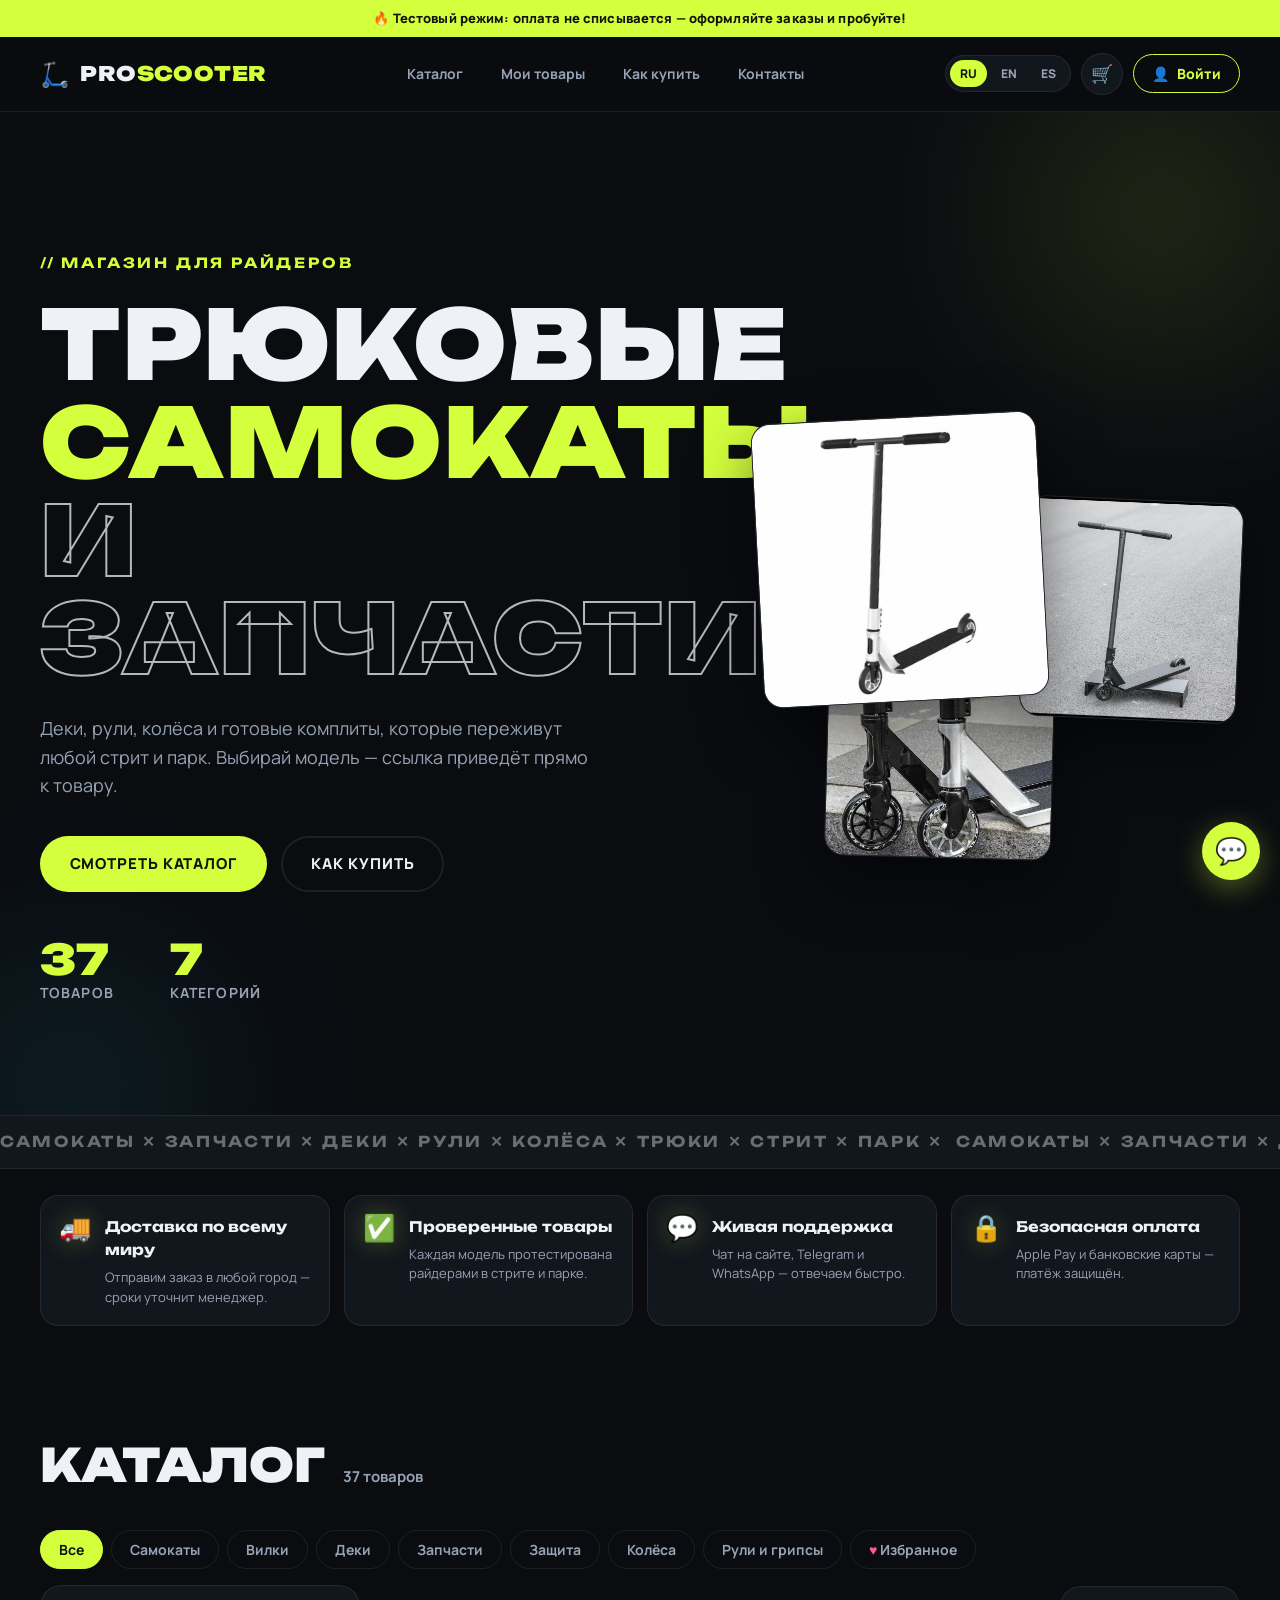
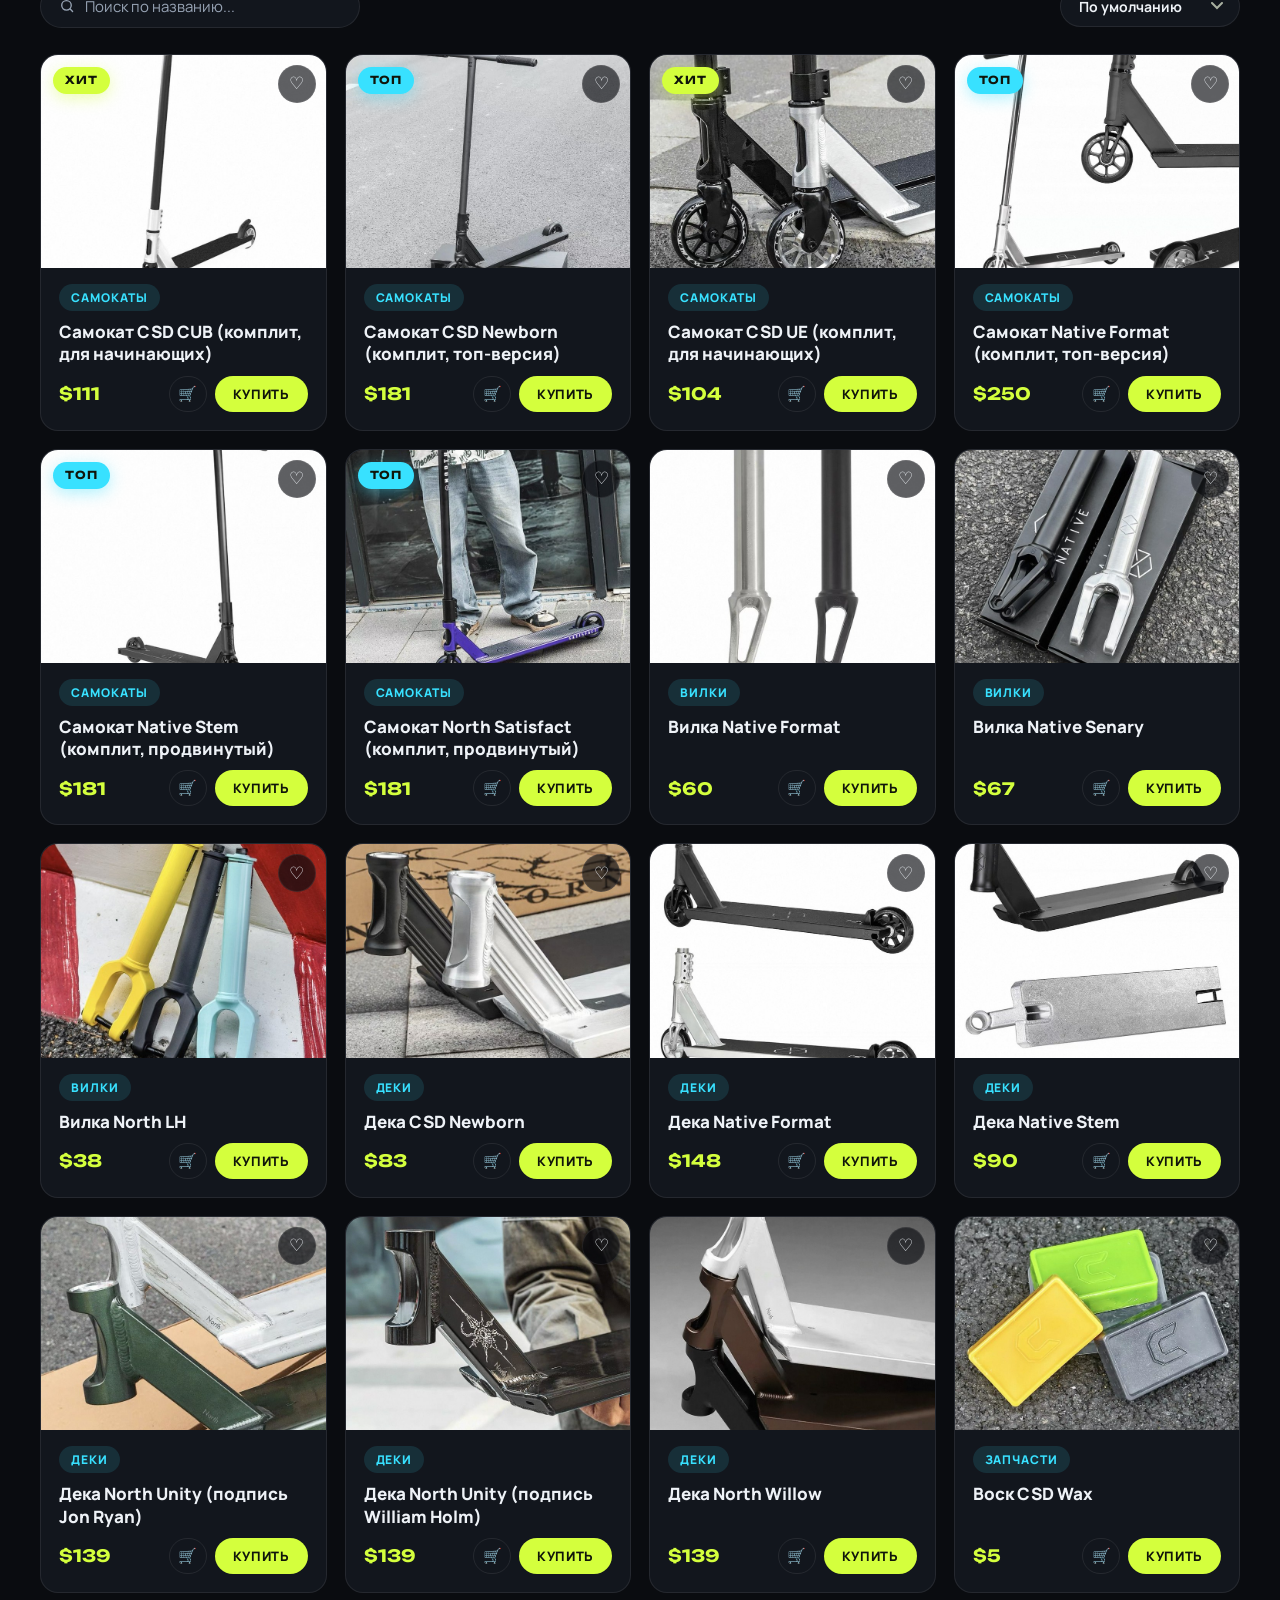
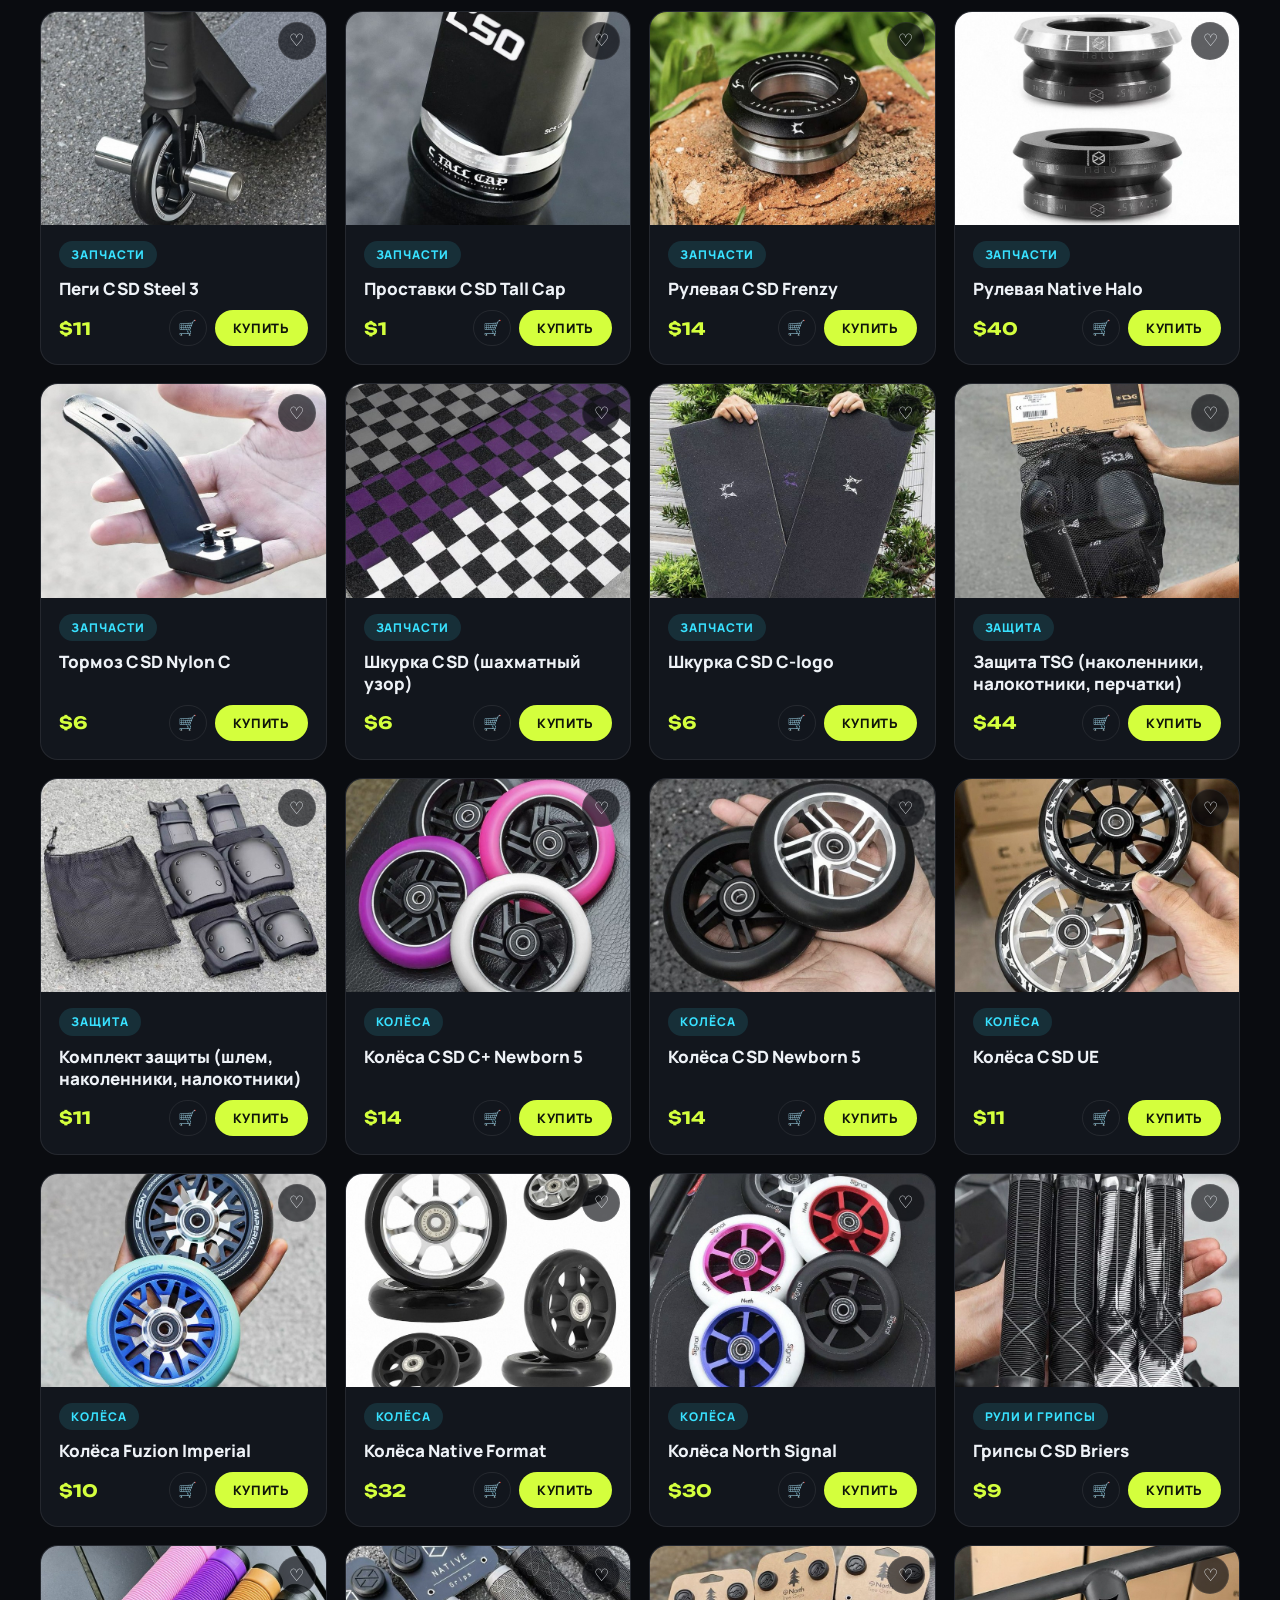
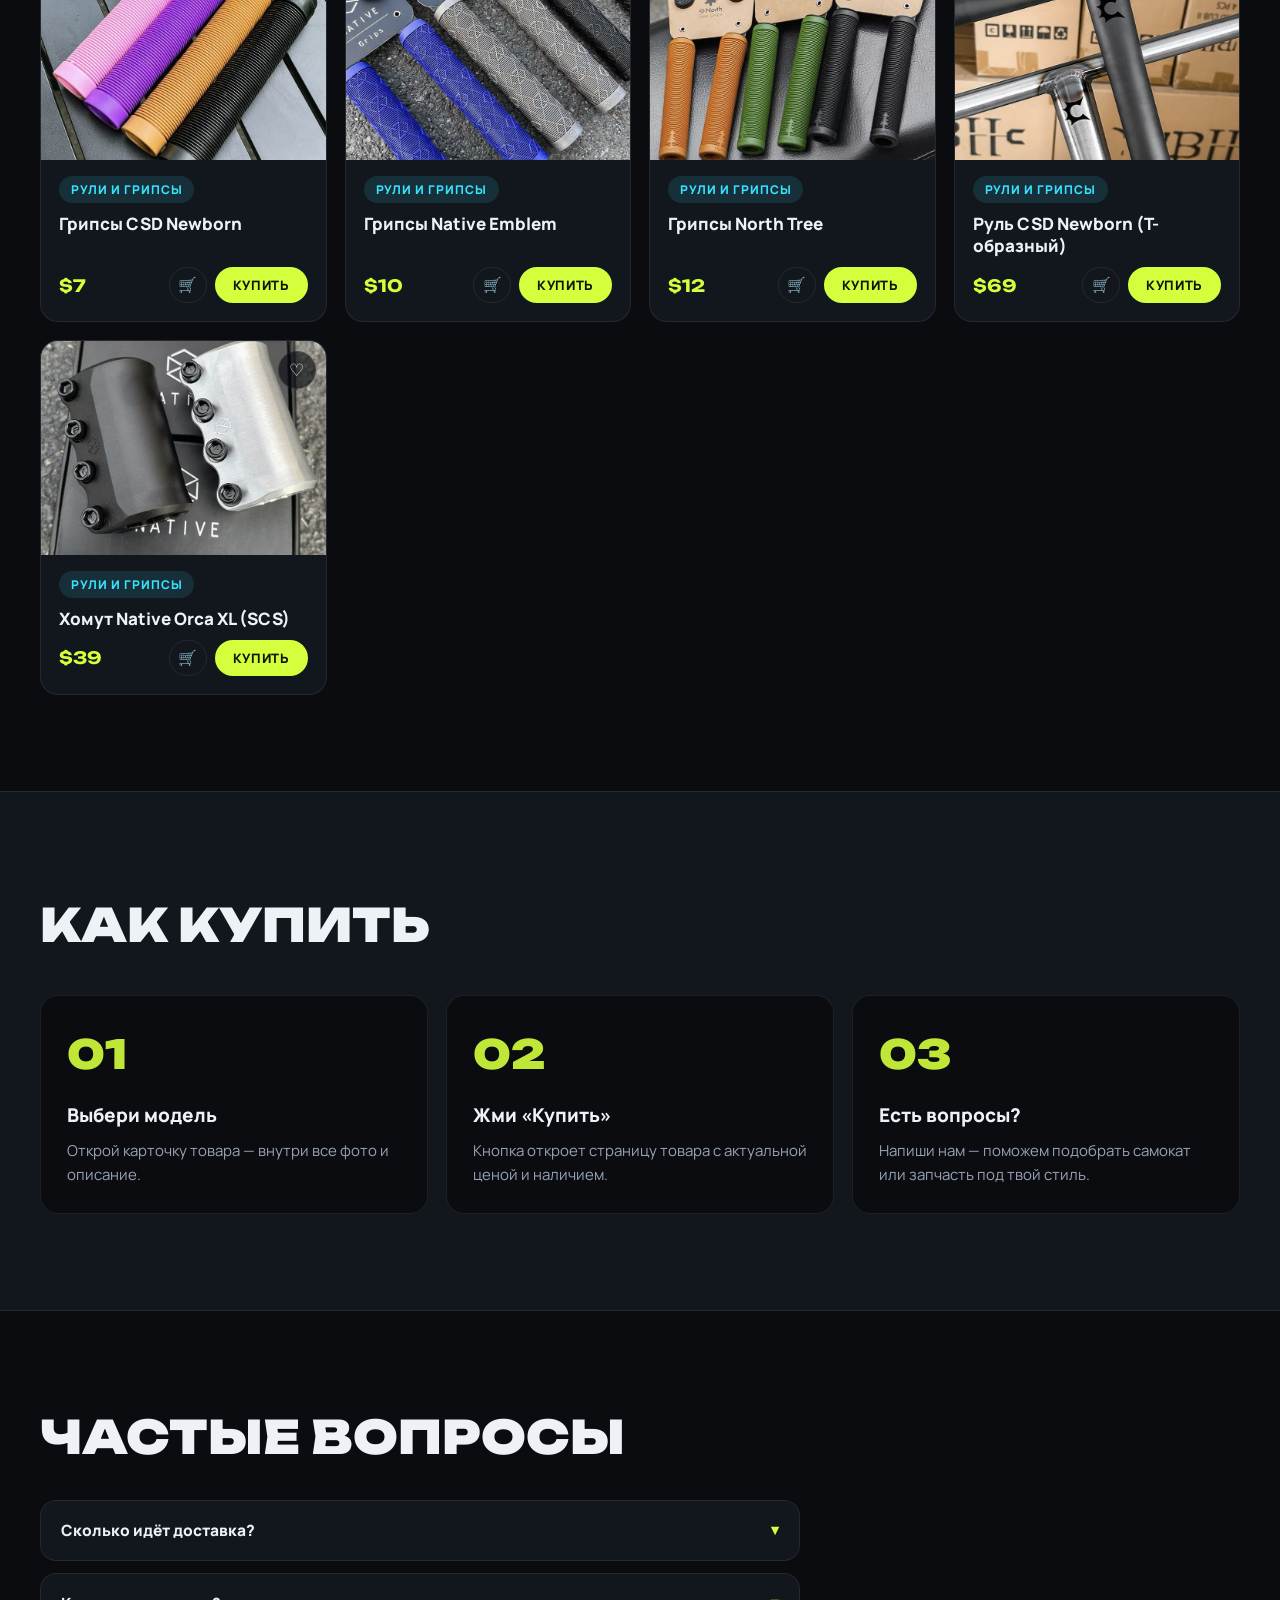
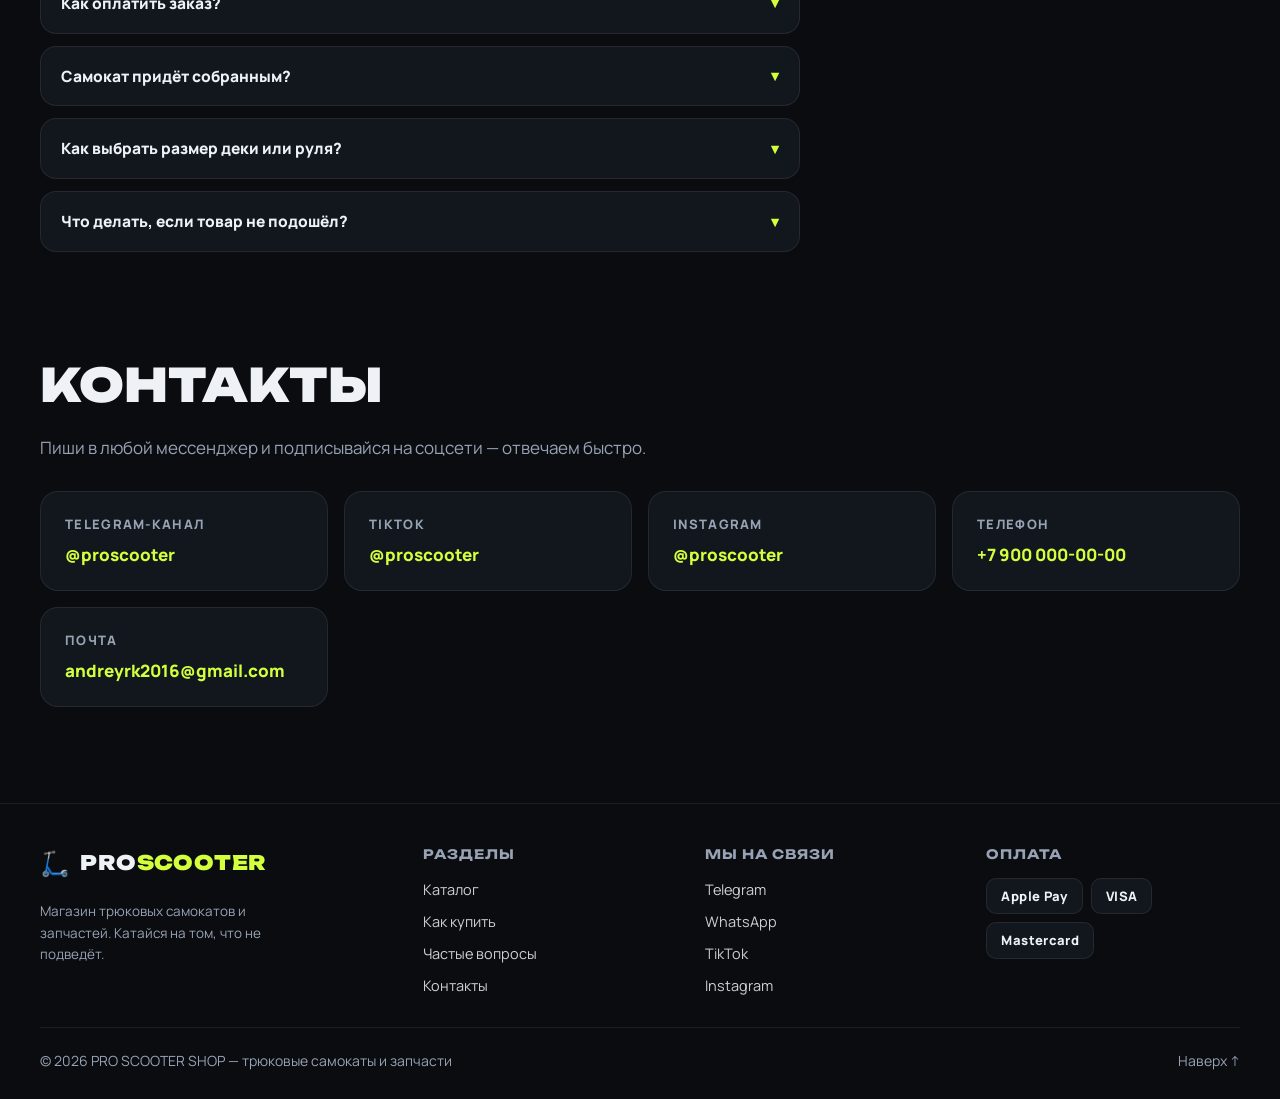
<file: index.html>
<!DOCTYPE html>
<html lang="ru">
<head>
  <meta charset="UTF-8">
  <meta name="viewport" content="width=device-width, initial-scale=1.0">
  <title>PRO SCOOTER SHOP — трюковые самокаты и запчасти</title>
  <meta name="description" content="PRO SCOOTER SHOP — магазин трюковых самокатов и запчастей: деки, рули, колёса. Подбор модели под твой стиль катания.">
  <meta name="theme-color" content="#0a0c10">
  <meta property="og:title" content="PRO SCOOTER SHOP — трюковые самокаты и запчасти">
  <meta property="og:description" content="Деки, рули, колёса и готовые комплиты. Цены в долларах, доставка по всему миру.">
  <meta property="og:type" content="website">
  <link rel="icon" href="data:image/svg+xml,<svg xmlns=%22http://www.w3.org/2000/svg%22 viewBox=%220 0 100 100%22><text y=%22.9em%22 font-size=%2290%22>🛴</text></svg>">
  <link rel="preconnect" href="https://fonts.googleapis.com">
  <link rel="preconnect" href="https://fonts.gstatic.com" crossorigin>
  <link href="https://fonts.googleapis.com/css2?family=Unbounded:wght@500;700;900&family=Manrope:wght@400;600;700;800&display=swap" rel="stylesheet">
  <link rel="stylesheet" href="styles.css">
</head>
<body>

  <div class="announce"><span data-i18n="announce">🔥 Тестовый режим: оплата не списывается — оформляйте заказы и пробуйте!</span></div>

  <header class="topbar" id="top">
    <div class="container topbar__inner">
      <a class="logo" href="#top">
        <span class="logo__icon">🛴</span>
        <span class="logo__text">PRO<em>SCOOTER</em></span>
      </a>
      <nav class="nav">
        <a href="#catalog" data-i18n="nav_catalog">Каталог</a>
        <a href="#catalog" id="nav-orders" data-i18n="my_orders">Мои товары</a>
        <a href="#how" data-i18n="nav_how">Как купить</a>
        <a href="#contacts" data-i18n="nav_contacts">Контакты</a>
      </nav>
      <div class="topbar__right">
        <div class="lang-switch" id="lang-switch" role="group" aria-label="Язык"></div>
        <button class="cart-btn" id="cart-btn" aria-label="Корзина">🛒<span class="cart-badge" id="cart-badge" hidden>0</span></button>
        <button class="profile-btn" id="profile-btn" aria-label="Профиль">
          <span id="profile-icon">👤</span>
          <span id="profile-label">Войти</span>
        </button>
      </div>
    </div>
  </header>

  <main>
    <section class="hero">
      <div class="hero__blob hero__blob--1"></div>
      <div class="hero__blob hero__blob--2"></div>
      <div class="container hero__inner">
        <div class="hero__text">
          <p class="hero__kicker" data-i18n="kicker">// магазин для райдеров</p>
          <h1 class="hero__title">
            <span data-i18n="hero_1">Трюковые</span><br>
            <span class="hero__title-accent" data-i18n="hero_2">самокаты</span><br>
            <span class="hero__title-outline" data-i18n="hero_3">и запчасти</span>
          </h1>
          <p class="hero__sub" data-i18n="hero_sub">Деки, рули, колёса и готовые комплиты, которые переживут любой стрит и парк. Выбирай модель — ссылка приведёт прямо к товару.</p>
          <div class="hero__actions">
            <a class="btn btn--accent" href="#catalog" data-i18n="btn_catalog">Смотреть каталог</a>
            <a class="btn btn--ghost" href="#how" data-i18n="btn_how">Как купить</a>
          </div>
          <div class="hero__stats">
            <div class="stat">
              <span class="stat__num" data-target="37">0</span>
              <span class="stat__label" data-i18n="stat_products">товаров</span>
            </div>
            <div class="stat">
              <span class="stat__num" data-target="7">0</span>
              <span class="stat__label" data-i18n="stat_cats">категорий</span>
            </div>
          </div>
        </div>
        <div class="hero__visual" id="hero-visual" aria-hidden="true"></div>
      </div>
    </section>

    <div class="marquee" aria-hidden="true">
      <div class="marquee__track">
        <span data-i18n="marquee">Самокаты ✕ Запчасти ✕ Деки ✕ Рули ✕ Колёса ✕ Трюки ✕ Стрит ✕ Парк ✕ </span><span data-i18n="marquee">Самокаты ✕ Запчасти ✕ Деки ✕ Рули ✕ Колёса ✕ Трюки ✕ Стрит ✕ Парк ✕ </span>
      </div>
    </div>

    <section class="perks">
      <div class="container perks__grid">
        <div class="perk">
          <span class="perk__icon">🚚</span>
          <div>
            <h3 data-i18n="perk1_t">Доставка по всему миру</h3>
            <p data-i18n="perk1_p">Отправим заказ в любой город — сроки уточнит менеджер.</p>
          </div>
        </div>
        <div class="perk">
          <span class="perk__icon">✅</span>
          <div>
            <h3 data-i18n="perk2_t">Проверенные товары</h3>
            <p data-i18n="perk2_p">Каждая модель протестирована райдерами в стрите и парке.</p>
          </div>
        </div>
        <div class="perk">
          <span class="perk__icon">💬</span>
          <div>
            <h3 data-i18n="perk3_t">Живая поддержка</h3>
            <p data-i18n="perk3_p">Чат на сайте, Telegram и WhatsApp — отвечаем быстро.</p>
          </div>
        </div>
        <div class="perk">
          <span class="perk__icon">🔒</span>
          <div>
            <h3 data-i18n="perk4_t">Безопасная оплата</h3>
            <p data-i18n="perk4_p">Apple Pay и банковские карты — платёж защищён.</p>
          </div>
        </div>
      </div>
    </section>

    <section class="catalog" id="catalog">
      <div class="container">
        <div class="section-head">
          <h2 class="section-title" data-i18n="catalog_title">Каталог</h2>
          <span class="catalog__count" id="count"></span>
        </div>
        <p class="demo-note" id="demo-note" hidden><span data-i18n="demo_note_1">Сейчас показаны товары-примеры. Загрузите свои модели в папку </span><code>csd</code><span data-i18n="demo_note_2"> — и каталог обновится автоматически.</span></p>
        <div class="toolbar">
          <div class="chips" id="chips" role="tablist" aria-label="Категории"></div>
          <label class="search">
            <svg viewBox="0 0 24 24" width="18" height="18" fill="none" stroke="currentColor" stroke-width="2" stroke-linecap="round"><circle cx="11" cy="11" r="7"/><path d="m20 20-3.5-3.5"/></svg>
            <input type="search" id="search" placeholder="Поиск по названию..." autocomplete="off" data-i18n-placeholder="search_ph">
          </label>
          <select id="sort" class="sort-select" aria-label="Сортировка">
            <option value="default" data-i18n="sort_default">По умолчанию</option>
            <option value="cheap" data-i18n="sort_cheap">Сначала дешевле</option>
            <option value="exp" data-i18n="sort_exp">Сначала дороже</option>
          </select>
        </div>
        <div class="grid" id="grid"></div>
        <p class="empty" id="empty" hidden data-i18n="empty">Ничего не найдено. Попробуйте изменить запрос или категорию.</p>
      </div>
    </section>

    <section class="viewed" id="viewed" hidden>
      <div class="container">
        <h2 class="section-title" data-i18n="viewed_title">Недавно смотрели</h2>
        <div class="related-strip related-strip--viewed" id="viewed-strip"></div>
      </div>
    </section>

    <section class="how" id="how">
      <div class="container">
        <h2 class="section-title" data-i18n="how_title">Как купить</h2>
        <div class="how__grid">
          <div class="how__step">
            <span class="how__num">01</span>
            <h3 data-i18n="how1_t">Выбери модель</h3>
            <p data-i18n="how1_p">Открой карточку товара — внутри все фото и описание.</p>
          </div>
          <div class="how__step">
            <span class="how__num">02</span>
            <h3 data-i18n="how2_t">Жми «Купить»</h3>
            <p data-i18n="how2_p">Кнопка откроет страницу товара с актуальной ценой и наличием.</p>
          </div>
          <div class="how__step">
            <span class="how__num">03</span>
            <h3 data-i18n="how3_t">Есть вопросы?</h3>
            <p data-i18n="how3_p">Напиши нам — поможем подобрать самокат или запчасть под твой стиль.</p>
          </div>
        </div>
      </div>
    </section>

    <section class="faq" id="faq">
      <div class="container">
        <h2 class="section-title" data-i18n="faq_title">Частые вопросы</h2>
        <div class="faq__list">
          <details class="faq__item">
            <summary><span data-i18n="faq1_q">Сколько идёт доставка?</span><span class="faq__chevron">▾</span></summary>
            <p data-i18n="faq1_a">Обычно 2–4 недели в зависимости от города. После заказа менеджер напишет вам точные сроки и трек-номер.</p>
          </details>
          <details class="faq__item">
            <summary><span data-i18n="faq2_q">Как оплатить заказ?</span><span class="faq__chevron">▾</span></summary>
            <p data-i18n="faq2_a">Apple Pay или банковская карта (Visa / Mastercard). Сейчас магазин работает в тестовом режиме — оплата не списывается.</p>
          </details>
          <details class="faq__item">
            <summary><span data-i18n="faq3_q">Самокат придёт собранным?</span><span class="faq__chevron">▾</span></summary>
            <p data-i18n="faq3_a">Комплиты приходят почти собранными: обычно нужно только поставить и затянуть руль. Инструменты — обычный шестигранник.</p>
          </details>
          <details class="faq__item">
            <summary><span data-i18n="faq4_q">Как выбрать размер деки или руля?</span><span class="faq__chevron">▾</span></summary>
            <p data-i18n="faq4_a">В описании каждого товара указаны размеры. Если сомневаетесь — напишите в поддержку, подберём под ваш рост и стиль катания.</p>
          </details>
          <details class="faq__item">
            <summary><span data-i18n="faq5_q">Что делать, если товар не подошёл?</span><span class="faq__chevron">▾</span></summary>
            <p data-i18n="faq5_a">Напишите нам в течение 14 дней после получения — обсудим обмен или возврат. Товар должен быть без следов катания.</p>
          </details>
        </div>
      </div>
    </section>

    <section class="contacts" id="contacts">
      <div class="container">
        <h2 class="section-title" data-i18n="contacts_title">Контакты</h2>
        <p class="contacts__sub" data-i18n="contacts_sub">Пиши в любой мессенджер — отвечаем быстро.</p>
        <div class="contacts__links">
          <a class="contact-card" href="https://t.me/proscooter" target="_blank" rel="noopener">
            <span class="contact-card__label" data-i18n="c_tg">Telegram-канал</span>
            <span class="contact-card__value">@proscooter</span>
          </a>
          <a class="contact-card" href="https://www.tiktok.com/@proscooter" target="_blank" rel="noopener">
            <span class="contact-card__label" data-i18n="c_tiktok">TikTok</span>
            <span class="contact-card__value">@proscooter</span>
          </a>
          <a class="contact-card" href="https://www.instagram.com/proscooter" target="_blank" rel="noopener">
            <span class="contact-card__label" data-i18n="c_inst">Instagram</span>
            <span class="contact-card__value">@proscooter</span>
          </a>
          <a class="contact-card" href="tel:+79000000000">
            <span class="contact-card__label" data-i18n="c_phone">Телефон</span>
            <span class="contact-card__value">+7 900 000-00-00</span>
          </a>
          <a class="contact-card" href="mailto:andreyrk2016@gmail.com">
            <span class="contact-card__label" data-i18n="c_mail">Почта</span>
            <span class="contact-card__value">andreyrk2016@gmail.com</span>
          </a>
        </div>
      </div>
    </section>
  </main>

  <footer class="footer">
    <div class="container">
      <div class="footer__grid">
        <div class="footer__col footer__col--brand">
          <span class="logo"><span class="logo__icon">🛴</span><span class="logo__text">PRO<em>SCOOTER</em></span></span>
          <p class="footer__tagline" data-i18n="footer_tagline">Магазин трюковых самокатов и запчастей. Катайся на том, что не подведёт.</p>
        </div>
        <div class="footer__col">
          <h4 data-i18n="footer_nav">Разделы</h4>
          <a href="#catalog" data-i18n="nav_catalog">Каталог</a>
          <a href="#how" data-i18n="nav_how">Как купить</a>
          <a href="#faq" data-i18n="faq_title">Частые вопросы</a>
          <a href="#contacts" data-i18n="nav_contacts">Контакты</a>
        </div>
        <div class="footer__col">
          <h4 data-i18n="footer_social">Мы на связи</h4>
          <a href="https://t.me/proscooter" target="_blank" rel="noopener">Telegram</a>
          <a href="https://wa.me/79000000000" target="_blank" rel="noopener">WhatsApp</a>
          <a href="https://www.tiktok.com/@proscooter" target="_blank" rel="noopener">TikTok</a>
          <a href="https://www.instagram.com/proscooter" target="_blank" rel="noopener">Instagram</a>
        </div>
        <div class="footer__col">
          <h4 data-i18n="footer_pay">Оплата</h4>
          <div class="pay-badges">
            <span class="pay-badge">Apple Pay</span>
            <span class="pay-badge">VISA</span>
            <span class="pay-badge">Mastercard</span>
          </div>
        </div>
      </div>
      <div class="footer__inner">
        <span>© <span id="year"></span> <span data-i18n="footer_brand">PRO SCOOTER SHOP — трюковые самокаты и запчасти</span></span>
        <a href="#top" data-i18n="to_top">Наверх ↑</a>
      </div>
    </div>
  </footer>

  <dialog class="modal" id="modal">
    <div class="modal__body">
      <button class="modal__close" id="modal-close" aria-label="Закрыть">✕</button>
      <div class="modal__gallery">
        <button class="modal__arrow modal__arrow--prev" id="modal-prev" aria-label="Предыдущее фото">‹</button>
        <img class="modal__img" id="modal-img" alt="">
        <button class="modal__arrow modal__arrow--next" id="modal-next" aria-label="Следующее фото">›</button>
        <span class="modal__counter" id="modal-counter" hidden></span>
        <div class="modal__thumbs" id="modal-thumbs"></div>
      </div>
      <div class="modal__info">
        <div class="modal__tag-row">
          <span class="card__tag" id="modal-tag"></span>
          <button type="button" class="modal__fav" id="modal-fav">♡ <span data-i18n="fav_add">В избранное</span></button>
          <button type="button" class="modal__fav modal__share" id="modal-share" aria-label="Скопировать ссылку">🔗 <span data-i18n="share">Ссылка</span></button>
        </div>
        <h3 class="modal__name" id="modal-name"></h3>
        <p class="modal__price" id="modal-price"></p>
        <p class="modal__avail" data-i18n="avail">🚚 Под заказ · доставка 2–4 недели</p>
        <div class="modal__variants" id="modal-variants" hidden>
          <span class="modal__variants-label" data-i18n="color_label">Цвет:</span>
          <div class="variant-chips" id="variant-chips"></div>
        </div>
        <p class="modal__desc" id="modal-desc"></p>
        <div class="modal__buy-row">
          <a class="btn btn--accent modal__buy" id="modal-buy" data-i18n="buy_now">Купить сейчас</a>
          <button type="button" class="btn btn--ghost" id="modal-cart" data-i18n="add_cart">В корзину</button>
        </div>
        <button type="button" class="btn btn--ghost modal__support" id="modal-support" data-i18n="support_btn">Связаться с поддержкой</button>
      </div>
      <div class="modal__related" id="modal-related" hidden>
        <h4 class="modal__related-title" data-i18n="related_title">Похожие товары</h4>
        <div class="related-strip" id="related-strip"></div>
      </div>
    </div>
    <div class="lightbox" id="lightbox" hidden>
      <img id="lightbox-img" alt="">
    </div>
  </dialog>

  <section class="checkout-page" id="checkout-page" hidden>
    <div class="checkout-page__inner">
      <button type="button" class="checkout-page__back" id="checkout-close" data-i18n="back">← Назад</button>
      <div id="checkout-main">
        <h2 class="section-title checkout-page__title" data-i18n="pay_title">Оплата</h2>
        <div class="checkout-page__grid">
          <div id="checkout-items"></div>
          <aside class="checkout-aside">
            <div class="checkout-ship">
              <h3 class="checkout-ship__title" data-i18n="ship_title">Данные для доставки</h3>
              <input type="text" id="ship-name" data-i18n-placeholder="ship_name" placeholder="Имя и фамилия" autocomplete="name">
              <input type="text" id="ship-contact" data-i18n-placeholder="ship_contact" placeholder="Телефон, Telegram или почта" autocomplete="tel">
              <input type="text" id="ship-address" data-i18n-placeholder="ship_address" placeholder="Адрес: город, улица, дом, квартира" autocomplete="street-address">
              <p class="auth-error" id="ship-error" hidden></p>
            </div>
            <div class="cart-total">
              <span data-i18n="cart_total">Итого:</span>
              <span class="checkout-price" id="checkout-total"></span>
            </div>
            <div class="pay-options">
              <button type="button" class="pay-option pay-option--apple" data-pay="applepay">
                <svg width="20" height="24" viewBox="0 0 24 29" fill="currentColor"><path d="M19.6 15.2c0-3.3 2.7-4.9 2.8-5-1.5-2.2-3.9-2.5-4.7-2.6-2-.2-3.9 1.2-4.9 1.2s-2.6-1.2-4.3-1.1c-2.2 0-4.2 1.3-5.3 3.2-2.3 3.9-.6 9.7 1.6 12.9 1.1 1.6 2.4 3.3 4.1 3.2 1.6-.1 2.3-1 4.2-1s2.5 1 4.3 1 2.9-1.6 3.9-3.1c1.2-1.8 1.7-3.5 1.8-3.6-.1-.1-3.5-1.4-3.5-5.1zM16.4 5.4c.9-1.1 1.5-2.6 1.3-4.1-1.3.1-2.9.9-3.8 1.9-.8 1-1.6 2.5-1.4 4 1.5.2 3-.7 3.9-1.8z"/></svg>
                <span>Pay</span>
              </button>
              <button type="button" class="pay-option pay-option--card" data-pay="card">
                <svg width="42" height="14" viewBox="0 0 42 14"><text x="0" y="12" font-family="Arial, sans-serif" font-size="13" font-weight="900" font-style="italic" fill="#1a5ed8">VISA</text></svg>
                <svg width="26" height="16" viewBox="0 0 26 16"><circle cx="9" cy="8" r="7.5" fill="#eb001b"/><circle cx="17" cy="8" r="7.5" fill="#f79e1b" fill-opacity="0.9"/></svg>
                <span data-i18n="pay_card">Банковская карта</span>
              </button>
            </div>
          </aside>
        </div>
      </div>
      <div id="checkout-success" hidden>
        <h2 class="section-title checkout-page__title">✅ <span data-i18n="pay_success_title">Заказ оформлен!</span></h2>
        <p class="checkout-soon-text" data-i18n="pay_success_text">Тестовый режим — деньги не списаны. Статус заказа смотрите в профиле, в разделе «Мои заказы».</p>
        <div class="auth-actions checkout-success-actions">
          <button type="button" class="btn btn--accent" id="checkout-orders" data-i18n="my_orders">Мои заказы</button>
          <button type="button" class="btn btn--ghost" id="checkout-support" data-i18n="pay_support">Написать в поддержку</button>
        </div>
      </div>
    </div>
  </section>

  <section class="checkout-page" id="orders-page" hidden>
    <div class="checkout-page__inner">
      <button type="button" class="checkout-page__back" id="orders-close" data-i18n="back">← Назад</button>
      <h2 class="section-title checkout-page__title">🛴 <span data-i18n="my_orders">Мои товары</span></h2>
      <div class="orders-page__list" id="orders-page-list"></div>
      <div class="orders-page__empty" id="orders-page-empty" hidden>
        <span class="orders-page__empty-icon">📦</span>
        <p data-i18n="orders_empty">Вы пока ничего не покупали.</p>
        <button type="button" class="btn btn--accent" id="orders-to-catalog" data-i18n="btn_catalog">Смотреть каталог</button>
      </div>
    </div>
  </section>

  <dialog class="modal cart-modal" id="cart-modal">
    <div class="auth-box">
      <button class="modal__close" id="cart-close" aria-label="Закрыть">✕</button>
      <h3 class="auth-title" data-i18n="cart_title">Корзина</h3>
      <div id="cart-items"></div>
      <p class="auth-note" id="cart-empty" data-i18n="cart_empty">Корзина пуста — добавьте что-нибудь кнопкой «В корзину».</p>
      <div class="cart-total" id="cart-total-row" hidden>
        <span data-i18n="cart_total">Итого:</span>
        <span class="checkout-price" id="cart-total"></span>
      </div>
      <div class="auth-actions auth-actions--column">
        <button type="button" class="btn btn--accent" id="cart-checkout" data-i18n="cart_checkout" hidden>Оформить заказ</button>
      </div>
    </div>
  </dialog>

  <dialog class="modal auth-modal" id="auth-modal">
    <div class="auth-box">
      <button class="modal__close" id="auth-close" aria-label="Закрыть">✕</button>

      <div id="auth-forms">
        <div class="auth-head">
          <span class="auth-head__icon">🛴</span>
          <h3 class="auth-title" data-i18n="auth_title">Вход в профиль</h3>
        </div>
        <p class="auth-note auth-note--attn" id="auth-buy-note" data-i18n="auth_buy_note" hidden>🔒 Оформить заказ можно после входа — войдите или создайте аккаунт</p>
        <div class="auth-tabs">
          <button type="button" class="auth-tab is-active" id="tab-login" data-i18n="auth_login">Войти</button>
          <button type="button" class="auth-tab" id="tab-register" data-i18n="auth_register">Регистрация</button>
        </div>
        <form id="login-form">
          <label class="auth-field">
            <span class="auth-field__icon">✉️</span>
            <input type="email" id="login-email" data-i18n-placeholder="auth_email" placeholder="Email" required autocomplete="email">
          </label>
          <label class="auth-field">
            <span class="auth-field__icon">🔒</span>
            <input type="password" id="login-pass" data-i18n-placeholder="auth_pass" placeholder="Пароль" required autocomplete="current-password">
          </label>
          <p class="auth-error" id="auth-error" hidden></p>
          <div class="auth-actions">
            <button type="submit" class="btn btn--accent btn--full" data-i18n="auth_login">Войти</button>
          </div>
        </form>
        <form id="register-form" hidden>
          <label class="auth-field">
            <span class="auth-field__icon">😎</span>
            <input type="text" id="reg-name" data-i18n-placeholder="auth_nick" placeholder="Ник" required autocomplete="nickname">
          </label>
          <label class="auth-field">
            <span class="auth-field__icon">✉️</span>
            <input type="email" id="reg-email" data-i18n-placeholder="auth_email" placeholder="Email" required autocomplete="email">
          </label>
          <label class="auth-field">
            <span class="auth-field__icon">🔒</span>
            <input type="password" id="reg-pass" data-i18n-placeholder="auth_pass" placeholder="Пароль (от 6 символов)" required minlength="6" autocomplete="new-password">
          </label>
          <label class="auth-field">
            <span class="auth-field__icon">🔒</span>
            <input type="password" id="reg-pass2" data-i18n-placeholder="auth_pass2" placeholder="Пароль ещё раз" required autocomplete="new-password">
          </label>
          <p class="auth-error" id="reg-error" hidden></p>
          <div class="auth-actions">
            <button type="submit" class="btn btn--accent btn--full" data-i18n="auth_next">Далее →</button>
          </div>
        </form>
        <div class="auth-divider"><span data-i18n="auth_or">или</span></div>
        <button type="button" class="auth-google" id="auth-google">
          <svg width="19" height="19" viewBox="0 0 48 48"><path fill="#FFC107" d="M43.6 20.1H42V20H24v8h11.3C33.7 32.7 29.2 36 24 36c-6.6 0-12-5.4-12-12s5.4-12 12-12c3.1 0 5.9 1.2 8 3l5.7-5.7C34 5.9 29.3 4 24 4 13 4 4 13 4 24s9 20 20 20 20-9 20-20c0-1.3-.1-2.6-.4-3.9z"/><path fill="#FF3D00" d="M6.3 14.7l6.6 4.8C14.7 15.1 19 12 24 12c3.1 0 5.9 1.2 8 3l5.7-5.7C34 5.9 29.3 4 24 4 16.3 4 9.7 8.3 6.3 14.7z"/><path fill="#4CAF50" d="M24 44c5.2 0 9.9-2 13.4-5.2l-6.2-5.2C29.2 35.1 26.7 36 24 36c-5.2 0-9.6-3.3-11.3-8l-6.5 5C9.5 39.6 16.2 44 24 44z"/><path fill="#1976D2" d="M43.6 20.1H42V20H24v8h11.3c-.8 2.2-2.2 4.2-4.1 5.6l6.2 5.2C36.9 39.2 44 34 44 24c0-1.3-.1-2.6-.4-3.9z"/></svg>
          <span data-i18n="auth_google">Войти через Google</span>
        </button>
        <p class="auth-note" id="auth-local-note" data-i18n="auth_local_note" hidden>Сейчас профиль сохраняется в этом браузере. Вход через Google появится после подключения базы аккаунтов.</p>
      </div>

      <div id="auth-code" hidden>
        <div class="auth-head">
          <span class="auth-head__icon">📩</span>
          <h3 class="auth-title" data-i18n="code_title">Подтвердите почту</h3>
          <p class="auth-note auth-note--center"><span data-i18n="code_sent">Мы отправили код на</span><br><strong id="code-email"></strong></p>
        </div>
        <form id="code-form">
          <input type="text" id="code-input" data-i18n-placeholder="code_ph" placeholder="• • • •" required autocomplete="one-time-code" inputmode="numeric" maxlength="4">
          <p class="auth-error" id="code-error" hidden></p>
          <div class="auth-actions auth-actions--column">
            <button type="submit" class="btn btn--accent btn--full" data-i18n="code_confirm">Подтвердить</button>
            <button type="button" class="btn btn--ghost btn--full" id="code-resend"></button>
          </div>
        </form>
        <p class="auth-note auth-note--center" id="code-test-note" hidden></p>
        <button type="button" class="link-btn" id="code-back" data-i18n="back">← Назад</button>
      </div>

      <div id="auth-profile" hidden>
        <div class="auth-head">
          <button type="button" class="auth-avatar" id="profile-avatar" aria-label="Сменить аватар">
            <span class="auth-avatar__inner" id="profile-avatar-inner">?</span>
            <span class="auth-avatar__edit">✏️</span>
          </button>
          <div class="avatar-picker" id="avatar-picker" hidden>
            <div class="avatar-picker__grid" id="avatar-emojis"></div>
            <div class="auth-actions">
              <button type="button" class="btn btn--ghost" id="avatar-upload" data-i18n="ava_upload">Загрузить фото</button>
              <button type="button" class="btn btn--ghost" id="avatar-reset" data-i18n="ava_reset">Убрать</button>
            </div>
            <input type="file" id="avatar-file" accept="image/*" hidden>
          </div>
          <h3 class="auth-title" id="profile-hello"></h3>
          <p class="auth-note auth-note--center" id="profile-email"></p>
        </div>
        <div class="profile-stats">
          <button type="button" class="profile-stat" id="profile-orders">
            <span class="profile-stat__num" id="orders-count">0</span>
            <span class="profile-stat__label">🛴 <span data-i18n="my_orders">Мои товары</span></span>
          </button>
          <button type="button" class="profile-stat" id="profile-favs">
            <span class="profile-stat__num" id="favs-count">0</span>
            <span class="profile-stat__label">♥ <span data-i18n="fav_chip">Избранное</span></span>
          </button>
        </div>
        <div class="auth-actions auth-actions--column">
          <button type="button" class="btn btn--ghost btn--full" id="profile-logout" data-i18n="auth_logout">Выйти</button>
        </div>
      </div>
    </div>
  </dialog>

  <button class="support-fab" id="support-fab" aria-label="Поддержка">💬</button>
  <div class="support-panel" id="support-panel" hidden>
    <div class="support-panel__head">
      <span data-i18n="sup_title">Поддержка PRO SCOOTER</span>
      <button class="support-panel__close" id="support-close" aria-label="Закрыть">✕</button>
    </div>
    <div class="support-quick">
      <a class="support-quick__btn" href="https://t.me/proscooter" target="_blank" rel="noopener">Telegram</a>
      <a class="support-quick__btn" href="https://wa.me/79000000000" target="_blank" rel="noopener">WhatsApp</a>
    </div>
    <div class="support-msgs" id="support-msgs"></div>
    <div class="support-chips" id="support-chips">
      <button type="button" data-msg="sup_chip1" data-i18n="sup_chip1">Доставка</button>
      <button type="button" data-msg="sup_chip2" data-i18n="sup_chip2">Оплата</button>
      <button type="button" data-msg="sup_chip3" data-i18n="sup_chip3">Размеры</button>
      <button type="button" data-msg="sup_chip4" data-i18n="sup_chip4">Хочу заказать</button>
    </div>
    <form class="support-input" id="support-form">
      <input type="text" id="support-text" placeholder="Ваш вопрос..." autocomplete="off" data-i18n-placeholder="sup_ph">
      <button type="submit" class="support-send" aria-label="Отправить">➤</button>
    </form>
  </div>

  <script src="catalog.js"></script>
  <script src="i18n.js"></script>
  <script src="firebase-config.js"></script>
  <script src="email-config.js"></script>
  <script src="mailer.js"></script>
  <script src="auth.js"></script>
  <script src="app.js"></script>
</body>
</html>
</file>
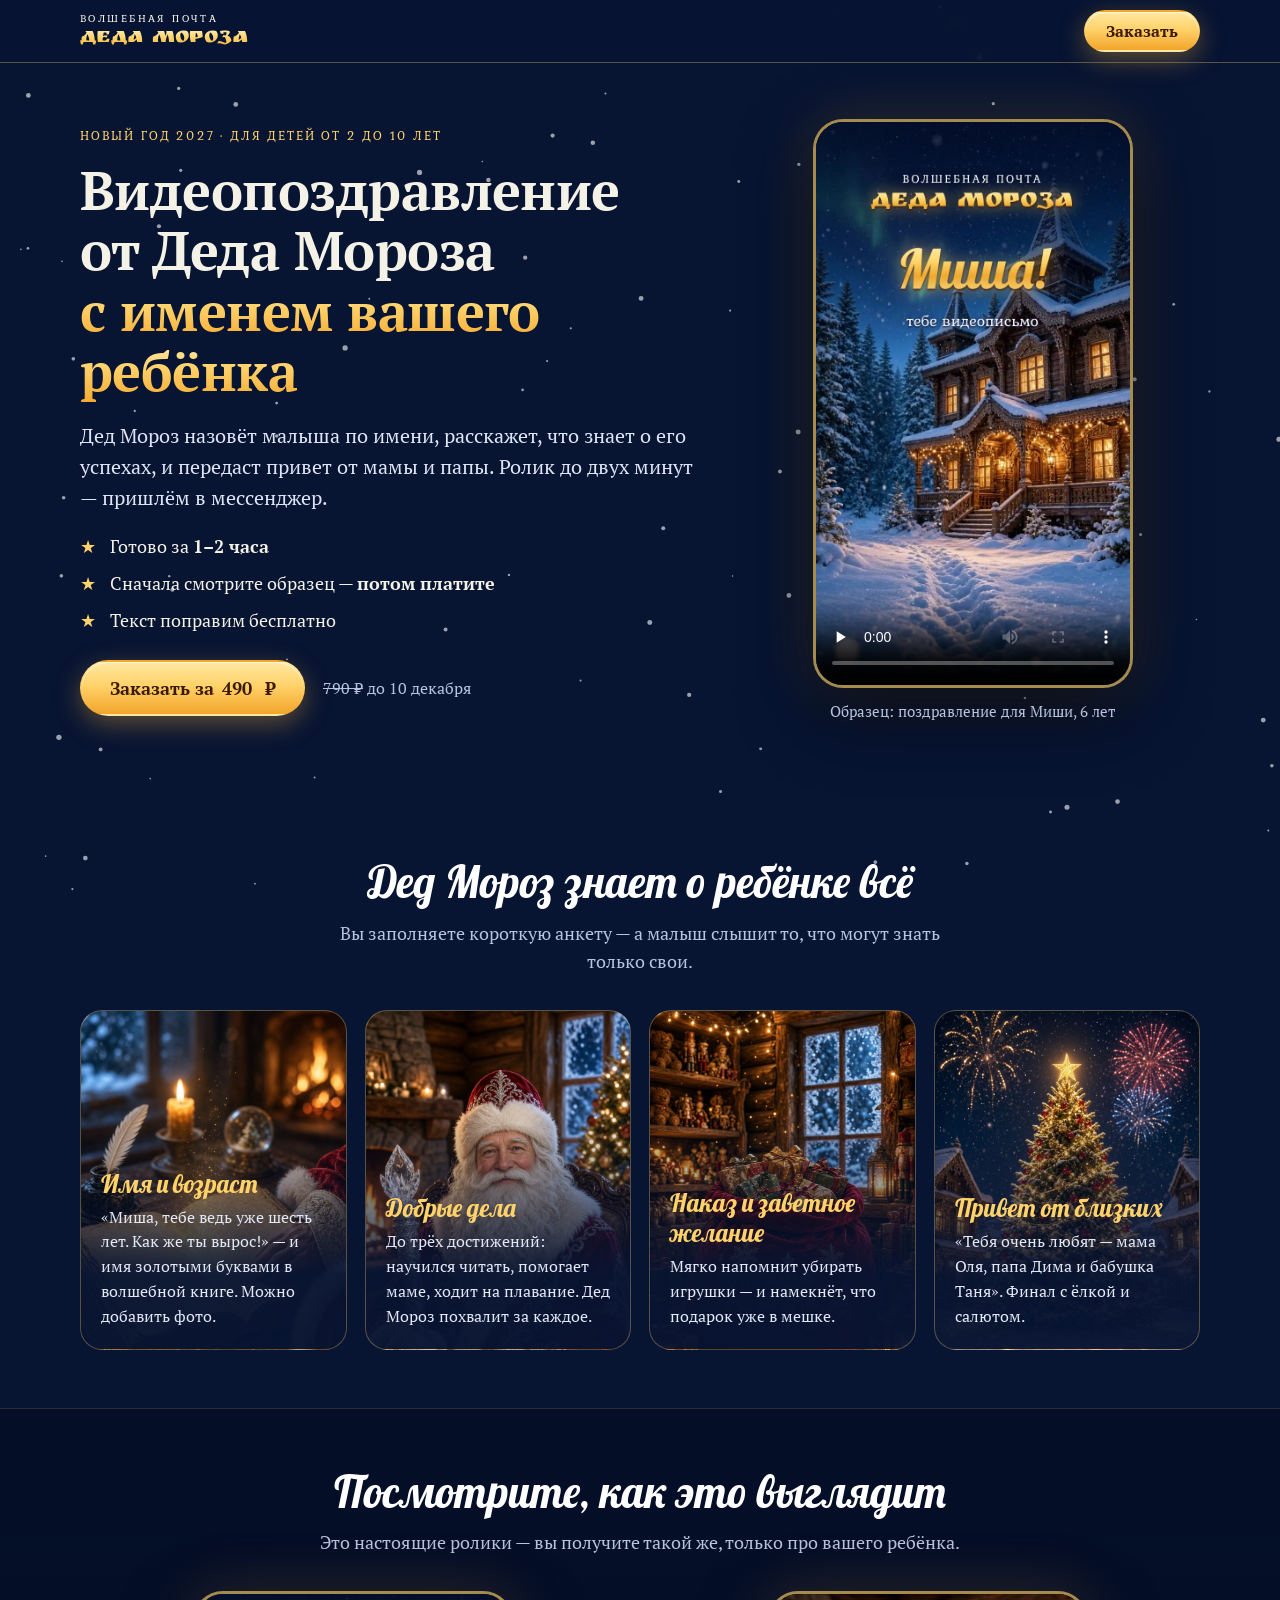
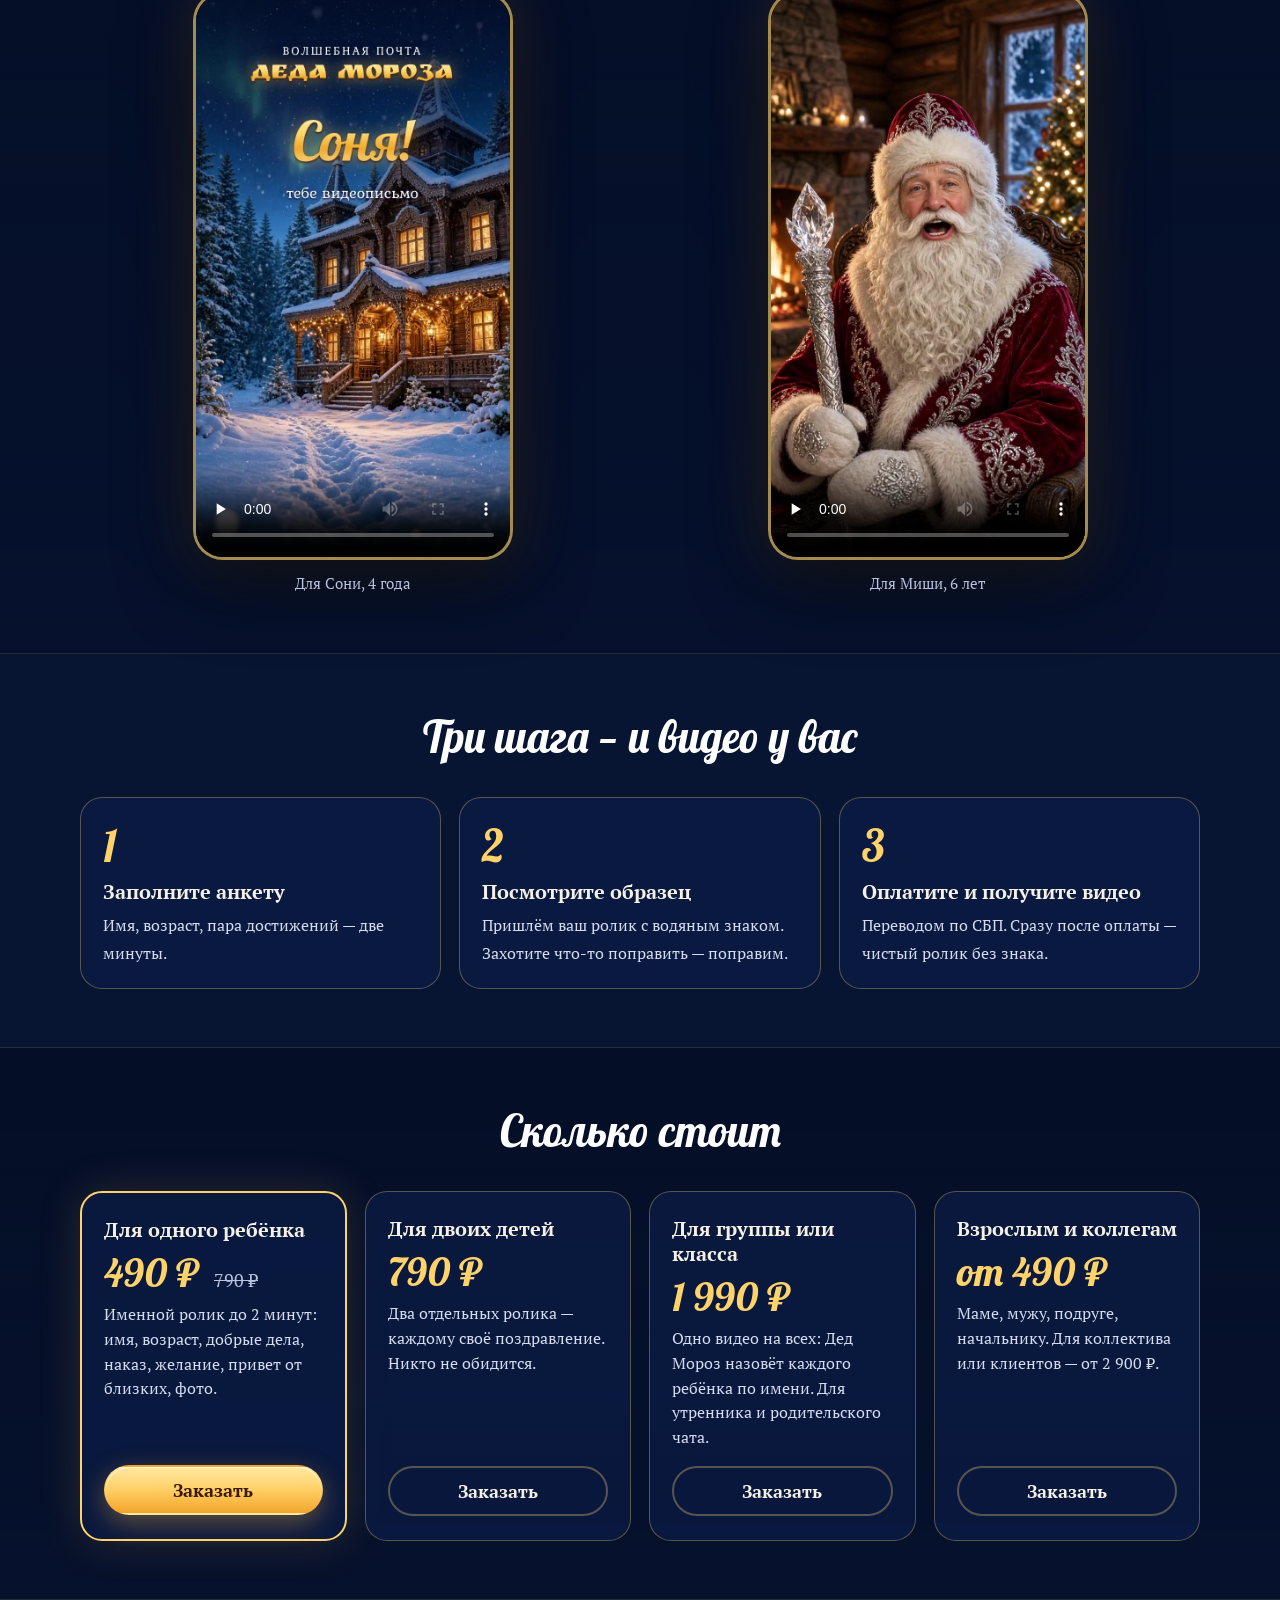
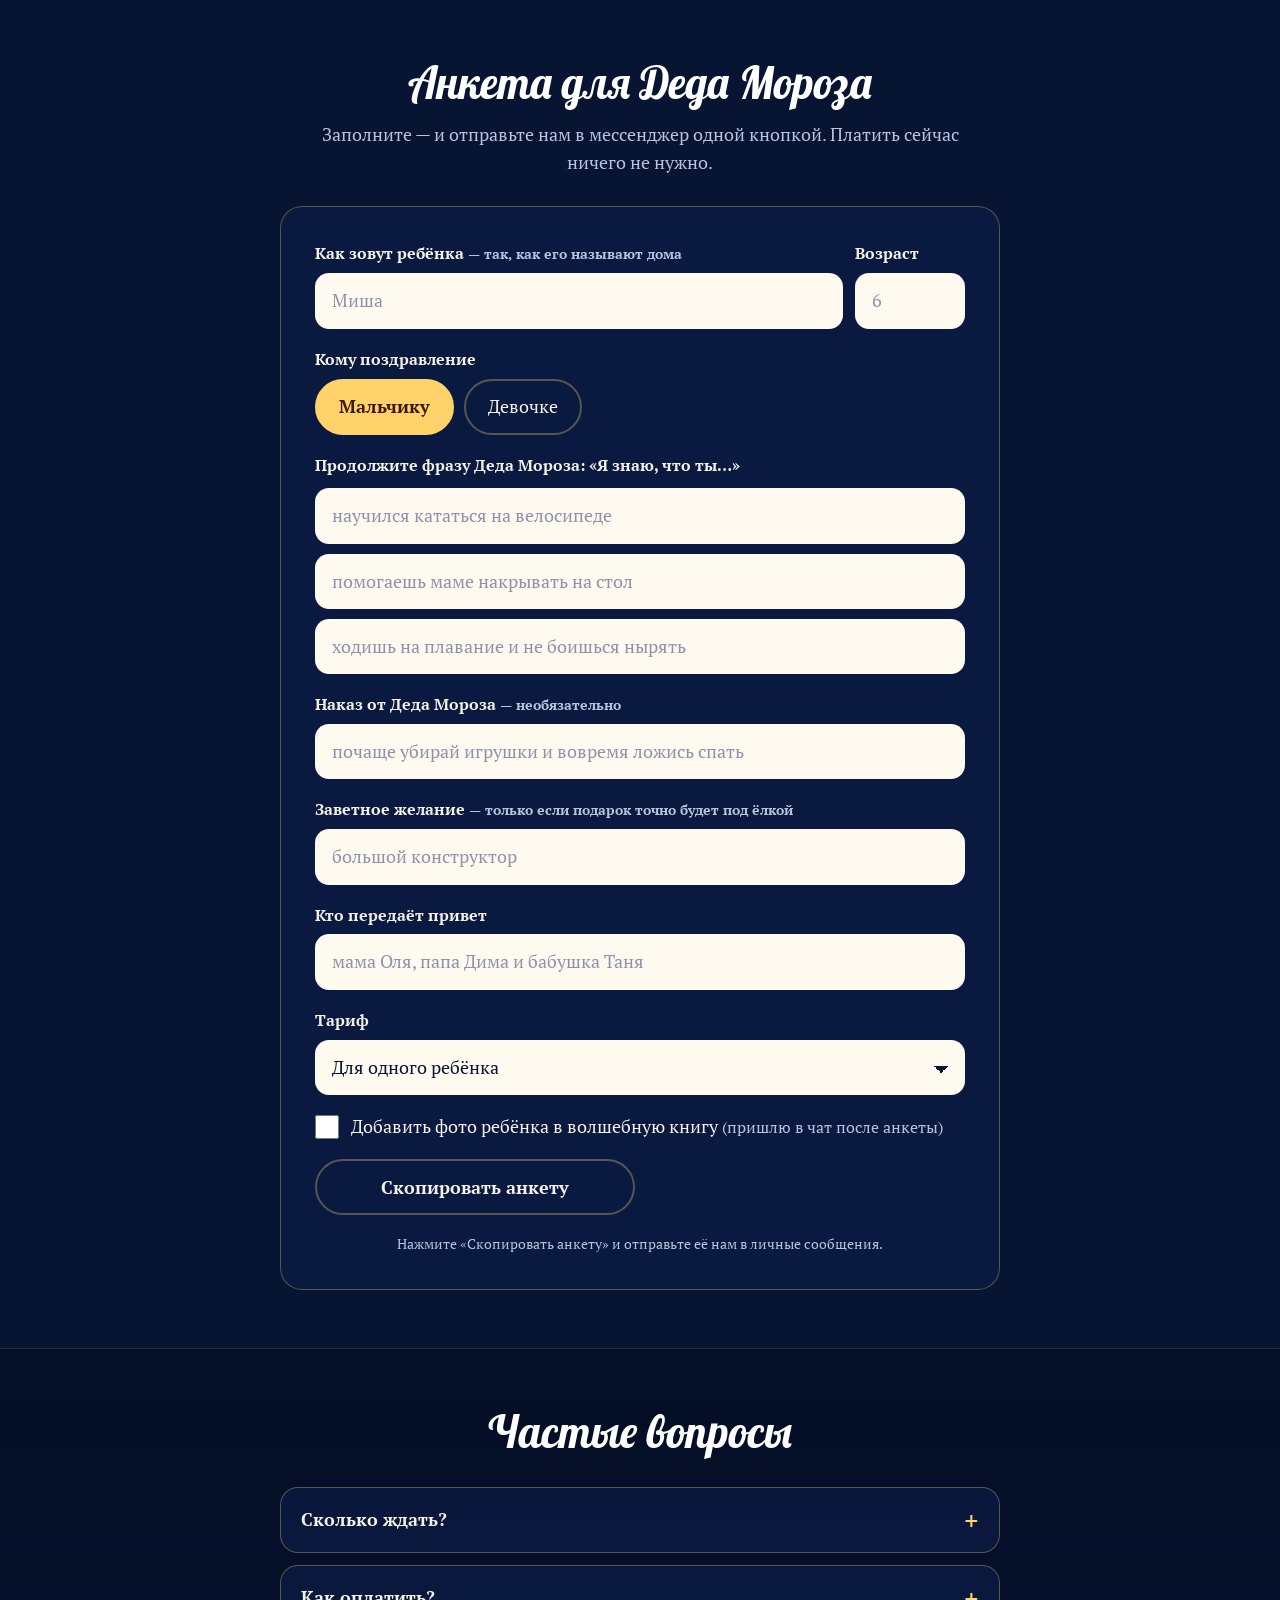
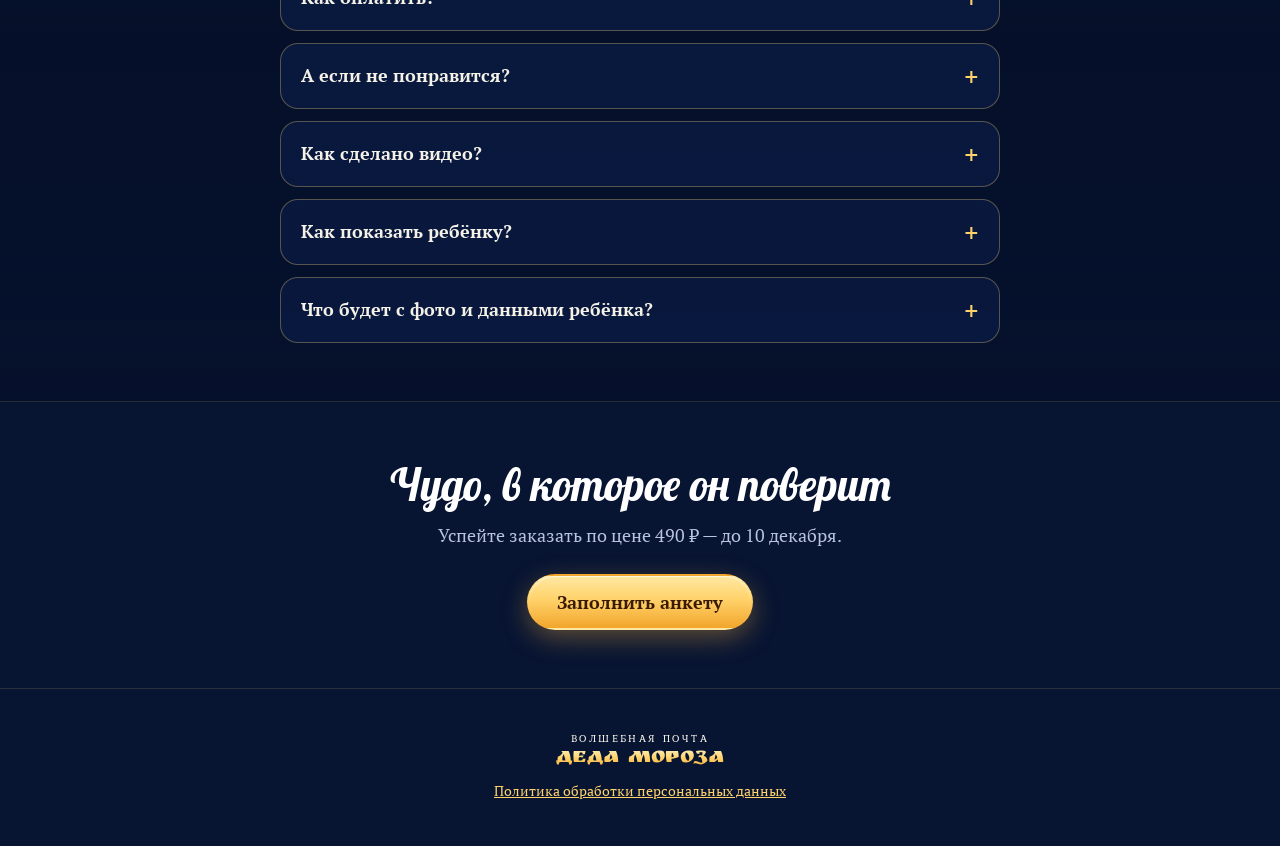
<file: moroz/index.html>
<!DOCTYPE html>
<html lang="ru">
<head>
  <meta charset="UTF-8">
  <meta name="viewport" content="width=device-width, initial-scale=1.0">
  <title>Именное видеопоздравление от Деда Мороза — Волшебная почта</title>
  <meta name="description" content="Дед Мороз назовёт ребёнка по имени, расскажет о его успехах и передаст привет от близких. Готово за 1–2 часа. Сначала смотрите образец — потом платите.">
  <meta name="theme-color" content="#071432">
  <meta property="og:type" content="website">
  <meta property="og:title" content="Именное видеопоздравление от Деда Мороза">
  <meta property="og:description" content="Назовёт ребёнка по имени, похвалит за успехи, передаст привет от мамы и папы. Оплата — после просмотра.">
  <meta property="og:image" content="https://andreyrk2016-ctrl.github.io/samokati/moroz/img/og.jpg">
  <meta property="og:image:width" content="1200">
  <meta property="og:image:height" content="630">
  <meta name="twitter:card" content="summary_large_image">
  <link rel="icon" href="data:image/svg+xml,<svg xmlns=%22http://www.w3.org/2000/svg%22 viewBox=%220 0 100 100%22><text y=%22.9em%22 font-size=%2290%22>🎅</text></svg>">
  <link rel="preload" href="fonts/Kurale-Regular.ttf" as="font" type="font/ttf" crossorigin>
  <link rel="preload" href="fonts/Lobster-Regular.ttf" as="font" type="font/ttf" crossorigin>
  <link rel="stylesheet" href="style.css">
</head>
<body>
  <canvas id="snow" aria-hidden="true"></canvas>

  <header class="top">
    <div class="wrap top__in">
      <a class="brand" href="#top" aria-label="Волшебная почта Деда Мороза">
        <span class="brand__small">Волшебная почта</span>
        <span class="brand__big">Деда Мороза</span>
      </a>
      <a class="btn btn--gold btn--sm" href="#order">Заказать</a>
    </div>
  </header>

  <main id="top">
    <!-- ───────── Первый экран ───────── -->
    <section class="hero">
      <div class="wrap hero__in">
        <div class="hero__text">
          <p class="eyebrow">Новый год 2027 · для детей от 2 до 10 лет</p>
          <h1>Видеопоздравление от&nbsp;Деда Мороза <span class="gold">с&nbsp;именем вашего ребёнка</span></h1>
          <p class="lead">Дед Мороз назовёт малыша по имени, расскажет, что знает о&nbsp;его успехах, и&nbsp;передаст привет от&nbsp;мамы и&nbsp;папы. Ролик до&nbsp;двух минут — пришлём в&nbsp;мессенджер.</p>
          <ul class="ticks">
            <li>Готово за <b data-cfg="eta">1–2 часа</b></li>
            <li>Сначала смотрите образец — <b>потом платите</b></li>
            <li>Текст поправим бесплатно</li>
          </ul>
          <div class="hero__cta">
            <a class="btn btn--gold" href="#order">Заказать за <span data-cfg="price">490</span>&nbsp;₽</a>
            <span class="was"><s><span data-cfg="priceOld">790</span> ₽</s> до <span data-cfg="promoUntil">10 декабря</span></span>
          </div>
        </div>
        <div class="hero__media">
          <figure class="phone">
            <video controls playsinline preload="none" poster="img/poster-misha.jpg">
              <source src="video/demo-misha.mp4" type="video/mp4">
            </video>
            <figcaption>Образец: поздравление для Миши, 6 лет</figcaption>
          </figure>
        </div>
      </div>
    </section>

    <!-- ───────── Что внутри ───────── -->
    <section class="sec">
      <div class="wrap">
        <h2>Дед Мороз знает о ребёнке всё</h2>
        <p class="sub">Вы заполняете короткую анкету — а малыш слышит то, что могут знать только свои.</p>
        <div class="cards">
          <article class="card" style="--img:url('img/book.jpg')">
            <div class="card__body"><h3>Имя и возраст</h3><p>«Миша, тебе ведь уже шесть лет. Как же ты вырос!» — и имя золотыми буквами в волшебной книге. Можно добавить фото.</p></div>
          </article>
          <article class="card" style="--img:url('img/ded.jpg')">
            <div class="card__body"><h3>Добрые дела</h3><p>До трёх достижений: научился читать, помогает маме, ходит на плавание. Дед Мороз похвалит за каждое.</p></div>
          </article>
          <article class="card" style="--img:url('img/gifts.jpg')">
            <div class="card__body"><h3>Наказ и заветное желание</h3><p>Мягко напомнит убирать игрушки — и намекнёт, что подарок уже в мешке.</p></div>
          </article>
          <article class="card" style="--img:url('img/elka.jpg')">
            <div class="card__body"><h3>Привет от близких</h3><p>«Тебя очень любят — мама Оля, папа Дима и бабушка Таня». Финал с ёлкой и салютом.</p></div>
          </article>
        </div>
      </div>
    </section>

    <!-- ───────── Образцы ───────── -->
    <section class="sec sec--dark" id="samples">
      <div class="wrap">
        <h2>Посмотрите, как это выглядит</h2>
        <p class="sub">Это настоящие ролики — вы получите такой же, только про вашего ребёнка.</p>
        <div class="samples">
          <figure class="phone">
            <video controls playsinline preload="none" poster="img/poster-sonya.jpg">
              <source src="video/demo-sonya.mp4" type="video/mp4">
            </video>
            <figcaption>Для Сони, 4 года</figcaption>
          </figure>
          <figure class="phone">
            <video controls playsinline preload="none" poster="img/poster-misha2.jpg">
              <source src="video/demo-misha.mp4" type="video/mp4">
            </video>
            <figcaption>Для Миши, 6 лет</figcaption>
          </figure>
        </div>
      </div>
    </section>

    <!-- ───────── Как заказать ───────── -->
    <section class="sec">
      <div class="wrap">
        <h2>Три шага — и видео у вас</h2>
        <ol class="steps">
          <li><b>Заполните анкету</b><span>Имя, возраст, пара достижений — две минуты.</span></li>
          <li><b>Посмотрите образец</b><span>Пришлём ваш ролик с водяным знаком. Захотите что-то поправить — поправим.</span></li>
          <li><b>Оплатите и получите видео</b><span>Переводом по СБП. Сразу после оплаты — чистый ролик без знака.</span></li>
        </ol>
      </div>
    </section>

    <!-- ───────── Цены ───────── -->
    <section class="sec sec--dark" id="prices">
      <div class="wrap">
        <h2>Сколько стоит</h2>
        <div class="prices">
          <div class="price price--main">
            <h3>Для одного ребёнка</h3>
            <p class="price__num"><span data-cfg="price">490</span> ₽ <s><span data-cfg="priceOld">790</span> ₽</s></p>
            <p>Именной ролик до 2 минут: имя, возраст, добрые дела, наказ, желание, привет от близких, фото.</p>
            <a class="btn btn--gold" href="#order" data-plan="Для одного ребёнка">Заказать</a>
          </div>
          <div class="price">
            <h3>Для двоих детей</h3>
            <p class="price__num"><span data-cfg="priceTwo">790</span> ₽</p>
            <p>Два отдельных ролика — каждому своё поздравление. Никто не обидится.</p>
            <a class="btn btn--line" href="#order" data-plan="Для двоих детей">Заказать</a>
          </div>
          <div class="price">
            <h3>Для группы или класса</h3>
            <p class="price__num"><span data-cfg="priceGroup">1 990</span> ₽</p>
            <p>Одно видео на всех: Дед Мороз назовёт каждого ребёнка по имени. Для утренника и родительского чата.</p>
            <a class="btn btn--line" href="#order" data-plan="Для группы или класса">Заказать</a>
          </div>
          <div class="price">
            <h3>Взрослым и коллегам</h3>
            <p class="price__num">от <span data-cfg="priceAdult">490</span> ₽</p>
            <p>Маме, мужу, подруге, начальнику. Для коллектива или клиентов — от <span data-cfg="priceCorp">2 900</span> ₽.</p>
            <a class="btn btn--line" href="#order" data-plan="Для взрослого / корпоративное">Заказать</a>
          </div>
        </div>
      </div>
    </section>

    <!-- ───────── Анкета ───────── -->
    <section class="sec" id="order">
      <div class="wrap wrap--narrow">
        <h2>Анкета для Деда Мороза</h2>
        <p class="sub">Заполните — и отправьте нам в мессенджер одной кнопкой. Платить сейчас ничего не нужно.</p>

        <form class="form" id="form" novalidate>
          <div class="row">
            <label class="field">
              <span>Как зовут ребёнка <i>— так, как его называют дома</i></span>
              <input name="name" required maxlength="30" placeholder="Миша" autocomplete="off">
            </label>
            <label class="field field--sm">
              <span>Возраст</span>
              <input name="age" inputmode="numeric" maxlength="2" placeholder="6" autocomplete="off">
            </label>
          </div>

          <fieldset class="seg">
            <legend>Кому поздравление</legend>
            <label><input type="radio" name="gender" value="мальчик" checked><span>Мальчику</span></label>
            <label><input type="radio" name="gender" value="девочка"><span>Девочке</span></label>
          </fieldset>

          <div class="group">
            <p class="group__title">Продолжите фразу Деда Мороза: «Я знаю, что ты…»</p>
            <label class="field"><input name="fact1" maxlength="70" placeholder="научился кататься на велосипеде" autocomplete="off"></label>
            <label class="field"><input name="fact2" maxlength="70" placeholder="помогаешь маме накрывать на стол" autocomplete="off"></label>
            <label class="field"><input name="fact3" maxlength="70" placeholder="ходишь на плавание и не боишься нырять" autocomplete="off"></label>
          </div>

          <label class="field">
            <span>Наказ от Деда Мороза <i>— необязательно</i></span>
            <input name="advice" maxlength="90" placeholder="почаще убирай игрушки и вовремя ложись спать" autocomplete="off">
          </label>

          <label class="field">
            <span>Заветное желание <i>— только если подарок точно будет под ёлкой</i></span>
            <input name="gift" maxlength="50" placeholder="большой конструктор" autocomplete="off">
          </label>

          <label class="field">
            <span>Кто передаёт привет</span>
            <input name="from" maxlength="70" placeholder="мама Оля, папа Дима и бабушка Таня" autocomplete="off">
          </label>

          <label class="field">
            <span>Тариф</span>
            <select name="plan">
              <option>Для одного ребёнка</option>
              <option>Для двоих детей</option>
              <option>Для группы или класса</option>
              <option>Для взрослого / корпоративное</option>
            </select>
          </label>

          <label class="check">
            <input type="checkbox" name="photo">
            <span>Добавить фото ребёнка в волшебную книгу <i>(пришлю в чат после анкеты)</i></span>
          </label>

          <p class="form__err" id="err" hidden>Впишите, пожалуйста, имя ребёнка.</p>

          <div class="send" id="send">
            <a class="btn btn--tg" id="go-tg" target="_blank" rel="noopener" hidden>Отправить в Telegram</a>
            <a class="btn btn--wa" id="go-wa" target="_blank" rel="noopener" hidden>Отправить в WhatsApp</a>
            <a class="btn btn--line" id="go-vk" target="_blank" rel="noopener" hidden>Написать ВКонтакте</a>
            <a class="btn btn--line" id="go-max" target="_blank" rel="noopener" hidden>Написать в MAX</a>
            <button class="btn btn--line" type="button" id="go-copy">Скопировать анкету</button>
          </div>
          <p class="form__note" id="note">Анкета откроется готовым сообщением в мессенджере — останется нажать «Отправить». Нажимая кнопку, вы соглашаетесь с <a href="privacy.html">политикой обработки данных</a>.</p>
        </form>
      </div>
    </section>

    <!-- ───────── Вопросы ───────── -->
    <section class="sec sec--dark">
      <div class="wrap wrap--narrow">
        <h2>Частые вопросы</h2>
        <details><summary>Сколько ждать?</summary><p>Обычно <span data-cfg="eta">1–2 часа</span> <span data-cfg="hours">с 9:00 до 22:00 по Москве</span>. Ночные заказы делаем утром. Перед самым Новым годом заказов много — лучше не откладывать на 30–31 декабря.</p></details>
        <details><summary>Как оплатить?</summary><p>Переводом по СБП — после того, как вы посмотрели образец со своим ребёнком и он вам понравился. Чек пришлём.</p></details>
        <details><summary>А если не понравится?</summary><p>Тогда вы ничего не платите. Текст и детали поправим бесплатно — напишите, что изменить.</p></details>
        <details><summary>Как сделано видео?</summary><p>Это волшебная видеооткрытка в кино-стиле: изображение и голос Деда Мороза созданы с помощью компьютерной графики и нейросетей, а текст пишется под вашего ребёнка. Посмотрите образцы выше — вы получите именно такое качество.</p></details>
        <details><summary>Как показать ребёнку?</summary><p>Пришлём обычный видеофайл: откроется на телефоне, планшете, телевизоре. Многие включают ролик на большом экране перед ёлкой или показывают «письмо, которое пришло маме на телефон».</p></details>
        <details><summary>Что будет с фото и данными ребёнка?</summary><p>Имя, возраст и фото нужны только для ролика. Никому не передаём, в рекламе без вашего разрешения не используем, по просьбе удаляем сразу после заказа.</p></details>
      </div>
    </section>

    <section class="sec final">
      <div class="wrap wrap--narrow">
        <h2>Чудо, в которое он поверит</h2>
        <p class="sub">Успейте заказать по цене <span data-cfg="price">490</span> ₽ — до <span data-cfg="promoUntil">10 декабря</span>.</p>
        <a class="btn btn--gold" href="#order">Заполнить анкету</a>
      </div>
    </section>
  </main>

  <footer class="foot">
    <div class="wrap">
      <p class="brand brand--foot"><span class="brand__small">Волшебная почта</span><span class="brand__big">Деда Мороза</span></p>
      <p id="foot-owner" hidden></p>
      <p><a href="privacy.html">Политика обработки персональных данных</a></p>
    </div>
  </footer>

  <script src="config.js"></script>
  <script src="app.js"></script>
</body>
</html>
</file>
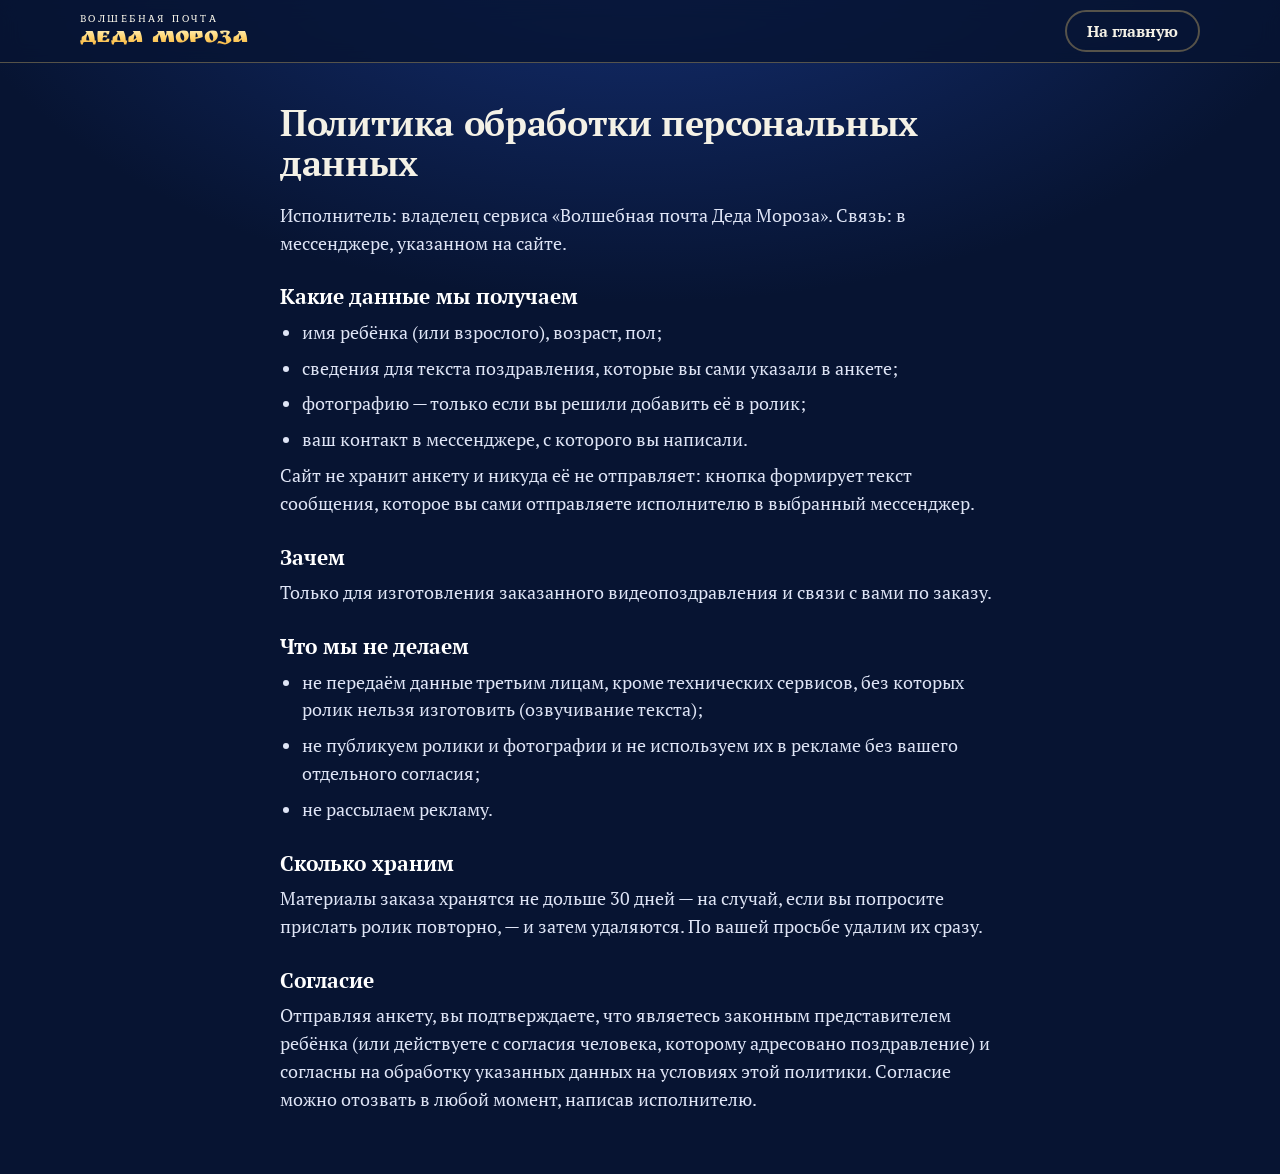
<file: moroz/privacy.html>
<!DOCTYPE html>
<html lang="ru">
<head>
  <meta charset="UTF-8">
  <meta name="viewport" content="width=device-width, initial-scale=1.0">
  <title>Политика обработки персональных данных — Волшебная почта Деда Мороза</title>
  <meta name="robots" content="noindex">
  <link rel="stylesheet" href="style.css">
</head>
<body>
  <header class="top">
    <div class="wrap top__in">
      <a class="brand" href="index.html"><span class="brand__small">Волшебная почта</span><span class="brand__big">Деда Мороза</span></a>
      <a class="btn btn--line btn--sm" href="index.html">На главную</a>
    </div>
  </header>
  <main class="doc">
    <div class="wrap wrap--narrow">
      <h1>Политика обработки персональных данных</h1>
      <p>Исполнитель: <span id="p-owner">владелец сервиса «Волшебная почта Деда Мороза»</span>. Связь: <span id="p-contact">в мессенджере, указанном на сайте</span>.</p>

      <h2>Какие данные мы получаем</h2>
      <ul>
        <li>имя ребёнка (или взрослого), возраст, пол;</li>
        <li>сведения для текста поздравления, которые вы сами указали в анкете;</li>
        <li>фотографию — только если вы решили добавить её в ролик;</li>
        <li>ваш контакт в мессенджере, с которого вы написали.</li>
      </ul>
      <p>Сайт не хранит анкету и никуда её не отправляет: кнопка формирует текст сообщения, которое вы сами отправляете исполнителю в выбранный мессенджер.</p>

      <h2>Зачем</h2>
      <p>Только для изготовления заказанного видеопоздравления и связи с вами по заказу.</p>

      <h2>Что мы не делаем</h2>
      <ul>
        <li>не передаём данные третьим лицам, кроме технических сервисов, без которых ролик нельзя изготовить (озвучивание текста);</li>
        <li>не публикуем ролики и фотографии и не используем их в рекламе без вашего отдельного согласия;</li>
        <li>не рассылаем рекламу.</li>
      </ul>

      <h2>Сколько храним</h2>
      <p>Материалы заказа хранятся не дольше 30 дней — на случай, если вы попросите прислать ролик повторно, — и затем удаляются. По вашей просьбе удалим их сразу.</p>

      <h2>Согласие</h2>
      <p>Отправляя анкету, вы подтверждаете, что являетесь законным представителем ребёнка (или действуете с согласия человека, которому адресовано поздравление) и согласны на обработку указанных данных на условиях этой политики. Согласие можно отозвать в любой момент, написав исполнителю.</p>
    </div>
  </main>
  <script src="config.js"></script>
  <script>
    (function () {
      var C = window.MOROZ || {};
      if (C.owner) document.getElementById("p-owner").textContent = C.owner + (C.inn ? ", ИНН " + C.inn : "");
      var c = C.email || (C.telegram ? "Telegram @" + String(C.telegram).replace(/^@/, "") : "");
      if (c) document.getElementById("p-contact").textContent = c;
    })();
  </script>
</body>
</html>
</file>
<file: styles.css>
/* ============ SAMOKATI — стили сайта ============ */

:root {
  --bg: #0a0c10;
  --panel: #12161d;
  --panel-2: #171d27;
  --line: rgba(255, 255, 255, 0.08);
  --text: #eef2f7;
  --muted: #97a3b4;
  --accent: #d4ff3d;
  --accent-ink: #10150a;
  --accent-2: #38e1ff;
  --radius: 18px;
  --font-display: "Unbounded", "Arial Black", sans-serif;
  --font-body: "Manrope", "Segoe UI", Tahoma, sans-serif;
}

* { margin: 0; padding: 0; box-sizing: border-box; }

/* Атрибут hidden всегда прячет элемент, какой бы display ему ни задали */
[hidden] { display: none !important; }

:root { color-scheme: dark; }

html { scroll-behavior: smooth; background: #0a0c10; }

/* Автозаполнение браузера не должно делать белый фон с белым текстом */
input:-webkit-autofill,
input:-webkit-autofill:hover,
input:-webkit-autofill:focus {
  -webkit-text-fill-color: #eef2f7;
  -webkit-box-shadow: 0 0 0 1000px #171d27 inset;
  caret-color: #eef2f7;
  transition: background-color 99999s ease-in-out 0s;
}

body {
  background: var(--bg);
  color: var(--text);
  font-family: var(--font-body);
  font-size: 16px;
  line-height: 1.6;
  -webkit-font-smoothing: antialiased;
}

img { max-width: 100%; display: block; }

a { color: inherit; text-decoration: none; }

.container {
  width: min(1200px, 100% - 40px);
  margin-inline: auto;
}

/* ---------- Кнопки ---------- */

.btn {
  display: inline-flex;
  align-items: center;
  justify-content: center;
  gap: 8px;
  padding: 14px 28px;
  border-radius: 999px;
  border: 2px solid transparent;
  font-family: var(--font-body);
  font-weight: 800;
  font-size: 15px;
  text-transform: uppercase;
  letter-spacing: 0.06em;
  cursor: pointer;
  transition: transform 0.15s ease, box-shadow 0.2s ease, background 0.2s ease, border-color 0.2s ease;
}

.btn--accent {
  background: var(--accent);
  color: var(--accent-ink);
}

.btn--accent:hover {
  transform: translateY(-2px);
  box-shadow: 0 8px 30px rgba(212, 255, 61, 0.35);
}

.btn--ghost {
  border-color: var(--line);
  color: var(--text);
}

.btn--ghost:hover {
  border-color: var(--accent);
  color: var(--accent);
}

/* ---------- Шапка ---------- */

.topbar {
  position: sticky;
  top: 0;
  z-index: 50;
  background: rgba(10, 12, 16, 0.82);
  backdrop-filter: blur(14px);
  border-bottom: 1px solid var(--line);
}

.topbar__inner {
  display: flex;
  align-items: center;
  justify-content: space-between;
  padding-block: 16px;
}

.logo {
  display: flex;
  align-items: center;
  gap: 10px;
  font-family: var(--font-display);
  font-weight: 900;
  font-size: 20px;
  letter-spacing: 0.02em;
}

.logo__icon { font-size: 24px; }

.logo em {
  font-style: normal;
  color: var(--accent);
}

.nav {
  display: flex;
  gap: 6px;
}

.nav a {
  padding: 8px 16px;
  border-radius: 999px;
  font-weight: 700;
  font-size: 14px;
  color: var(--muted);
  transition: color 0.15s ease, background 0.15s ease;
}

.nav a:hover {
  color: var(--text);
  background: var(--panel-2);
}

/* ---------- Профиль и вход ---------- */

.topbar__right {
  display: flex;
  align-items: center;
  gap: 10px;
}

.profile-btn {
  display: flex;
  align-items: center;
  gap: 8px;
  padding: 9px 18px;
  border-radius: 999px;
  border: 1px solid var(--accent);
  background: transparent;
  color: var(--accent);
  font-family: var(--font-body);
  font-size: 14px;
  font-weight: 800;
  cursor: pointer;
  transition: border-color 0.15s ease, background 0.15s ease, color 0.15s ease;
}

.profile-btn:hover {
  background: var(--accent);
  color: var(--accent-ink);
}

.profile-btn:hover { border-color: var(--accent); }

/* Вошедший пользователь: тёмная кнопка с мини-аватаром, без жёлтой заливки */
.profile-btn.is-logged {
  background: var(--panel-2);
  color: var(--text);
  border-color: var(--line);
  padding: 5px 16px 5px 6px;
}

.profile-btn.is-logged:hover { border-color: var(--accent); color: var(--text); }

#profile-icon {
  display: flex;
  align-items: center;
  justify-content: center;
}

.profile-btn.is-logged #profile-icon {
  width: 30px;
  height: 30px;
  border-radius: 50%;
  overflow: hidden;
  background: linear-gradient(145deg, #232a36, #14181f);
  border: 1px solid var(--line);
  font-size: 14px;
  font-family: var(--font-display);
  font-weight: 900;
}

.profile-btn.is-logged #profile-icon img {
  width: 100%;
  height: 100%;
  object-fit: cover;
  display: block;
}

.profile-btn.is-logged #profile-icon .auth-avatar__emoji { font-size: 17px; }

dialog.auth-modal { max-width: 420px; }

.auth-box {
  position: relative;
  background: var(--panel);
  border: 1px solid var(--line);
  border-radius: 22px;
  padding: 34px 28px 28px;
  color: var(--text);
  max-height: calc(100vh - 40px);
  overflow-y: auto;
}

/* ---------- Корзина ---------- */

.cart-btn {
  position: relative;
  width: 42px;
  height: 42px;
  border-radius: 50%;
  border: 1px solid var(--line);
  background: var(--panel);
  font-size: 18px;
  cursor: pointer;
  transition: border-color 0.15s ease;
}

.cart-btn:hover { border-color: var(--accent); }

.cart-badge {
  position: absolute;
  top: -5px;
  right: -5px;
  min-width: 19px;
  height: 19px;
  padding: 0 5px;
  border-radius: 999px;
  background: var(--accent);
  color: var(--accent-ink);
  font-size: 11px;
  font-weight: 800;
  line-height: 19px;
}

.card__actions {
  display: flex;
  gap: 8px;
  align-items: center;
}

.card__cart {
  width: 38px;
  height: 36px;
  border-radius: 999px;
  border: 1px solid var(--line);
  background: transparent;
  font-size: 15px;
  cursor: pointer;
  transition: border-color 0.15s ease;
}

.card__cart:hover { border-color: var(--accent); }

.cart-row {
  display: flex;
  align-items: center;
  gap: 12px;
  padding: 10px 0;
  border-bottom: 1px solid var(--line);
}

.cart-row img {
  width: 54px;
  height: 42px;
  object-fit: cover;
  border-radius: 8px;
  flex-shrink: 0;
}

.cart-row__info {
  flex: 1;
  display: flex;
  flex-direction: column;
  font-size: 13.5px;
  min-width: 0;
}

.cart-row__info strong {
  white-space: nowrap;
  overflow: hidden;
  text-overflow: ellipsis;
}

.cart-row__color { color: var(--muted); font-size: 12px; }

.cart-row__price { color: var(--accent); font-weight: 800; }

.cart-row__qty {
  display: flex;
  align-items: center;
  gap: 7px;
  font-weight: 800;
}

.cart-row__qty button {
  width: 26px;
  height: 26px;
  border-radius: 50%;
  border: 1px solid var(--line);
  background: transparent;
  color: var(--text);
  font-size: 14px;
  cursor: pointer;
}

.cart-row__qty button:hover { border-color: var(--accent); }

.cart-row__del { color: var(--muted) !important; }

.cart-total {
  display: flex;
  justify-content: space-between;
  align-items: center;
  padding: 14px 2px;
  font-weight: 800;
  font-size: 16px;
}

/* ---------- Заказы ---------- */

.order-row {
  padding: 12px 14px;
  border: 1px solid var(--line);
  border-radius: 12px;
  margin-bottom: 10px;
  background: var(--panel-2);
}

.order-row__head {
  display: flex;
  justify-content: space-between;
  margin-bottom: 4px;
}

.order-row__date {
  color: var(--muted);
  font-size: 12px;
  margin-bottom: 4px;
}

.order-row__items {
  color: var(--muted);
  font-size: 13px;
  margin-bottom: 6px;
}

.order-row__status {
  color: var(--accent);
  font-weight: 700;
  font-size: 13.5px;
}

.modal__buy-row {
  display: flex;
  gap: 10px;
}

.modal__buy-row .btn { flex: 1; padding: 13px 10px; font-size: 13px; }

/* ---------- Страница оплаты ---------- */

.checkout-page {
  position: fixed;
  inset: 0;
  z-index: 70;
  background: var(--bg);
  overflow-y: auto;
}

.checkout-page[hidden] { display: none; }

.checkout-page__inner {
  width: min(1000px, 100% - 40px);
  margin: 0 auto;
  padding: 28px 0 60px;
}

.checkout-page__back {
  border: 1px solid var(--line);
  background: transparent;
  color: var(--text);
  padding: 10px 20px;
  border-radius: 999px;
  font-family: var(--font-body);
  font-weight: 800;
  font-size: 14px;
  cursor: pointer;
  transition: border-color 0.15s ease, color 0.15s ease;
}

.checkout-page__back:hover { border-color: var(--accent); color: var(--accent); }

.checkout-page__title { margin: 26px 0 22px; }

.checkout-page__grid {
  display: grid;
  grid-template-columns: 1.4fr 1fr;
  gap: 22px;
  align-items: start;
}

.checkout-aside {
  position: sticky;
  top: 20px;
  padding: 20px;
  border: 1px solid var(--line);
  border-radius: 18px;
  background: var(--panel);
}

.checkout-ship {
  display: flex;
  flex-direction: column;
  gap: 10px;
  padding-bottom: 16px;
  margin-bottom: 6px;
  border-bottom: 1px solid var(--line);
}

.checkout-ship__title {
  margin: 0 0 2px;
  font-family: var(--font-display);
  font-size: 14px;
  font-weight: 700;
}

.checkout-ship input {
  padding: 12px 14px;
  border-radius: 12px;
  border: 1px solid var(--line);
  background: var(--panel-2);
  color: var(--text);
  font-family: var(--font-body);
  font-size: 14.5px;
  outline: none;
  transition: border-color 0.15s ease;
}

.checkout-ship input:focus { border-color: var(--accent); }

.checkout-ship input.is-invalid { border-color: #ff6b6b; }

.checkout-ship input::placeholder { color: var(--muted); }

.checkout-card {
  display: flex;
  gap: 16px;
  padding: 16px;
  border: 1px solid var(--line);
  border-radius: 18px;
  background: var(--panel);
  margin-bottom: 14px;
}

.checkout-card__photo {
  width: 180px;
  flex-shrink: 0;
}

.checkout-card__photo img {
  width: 100%;
  aspect-ratio: 4 / 3;
  object-fit: cover;
  border-radius: 12px;
}

.checkout-card__body h3 {
  font-size: 17px;
  font-weight: 800;
  margin-bottom: 6px;
}

.checkout-card__body .checkout-price { font-size: 18px; }

.checkout-card__desc {
  margin-top: 8px;
  color: var(--muted);
  font-size: 13.5px;
  line-height: 1.5;
}

.checkout-success-actions { max-width: 420px; }

@media (max-width: 760px) {
  .checkout-page__grid { grid-template-columns: 1fr; }
  .checkout-card { flex-direction: column; }
  .checkout-card__photo { width: 100%; }
}

.checkout-item {
  display: flex;
  align-items: center;
  gap: 12px;
  padding: 10px 12px;
  border: 1px solid var(--line);
  border-radius: 14px;
  background: var(--panel-2);
  margin-bottom: 8px;
  font-weight: 700;
  font-size: 14px;
}

.checkout-item img {
  width: 52px;
  height: 40px;
  object-fit: cover;
  border-radius: 8px;
  flex-shrink: 0;
}

.checkout-item__name { flex: 1; min-width: 0; }

.checkout-price {
  font-family: var(--font-display);
  color: var(--accent);
  white-space: nowrap;
}

.pay-options {
  display: flex;
  flex-direction: column;
  gap: 10px;
}

.pay-option {
  display: flex;
  align-items: center;
  justify-content: center;
  gap: 10px;
  width: 100%;
  padding: 14px;
  border-radius: 14px;
  border: 1px solid var(--line);
  font-family: var(--font-body);
  font-weight: 800;
  font-size: 15px;
  cursor: pointer;
  transition: transform 0.15s ease, border-color 0.15s ease;
}

.pay-option:hover { transform: translateY(-2px); border-color: var(--accent); }

.pay-option--apple {
  background: #000;
  color: #fff;
  font-size: 17px;
  letter-spacing: 0.01em;
}

.pay-option--card {
  background: #fff;
  color: #1a1a1a;
}

.checkout-soon-text {
  color: var(--muted);
  font-size: 15px;
  margin-bottom: 16px;
}

.auth-title {
  font-family: var(--font-display);
  font-weight: 700;
  font-size: 21px;
  margin-bottom: 0;
}

.auth-head {
  display: flex;
  flex-direction: column;
  align-items: center;
  gap: 10px;
  text-align: center;
  margin-bottom: 20px;
}

.auth-head__icon {
  display: flex;
  align-items: center;
  justify-content: center;
  width: 62px;
  height: 62px;
  border-radius: 50%;
  font-size: 28px;
  background: radial-gradient(circle at 30% 25%, rgba(212, 255, 61, 0.28), rgba(212, 255, 61, 0.06));
  border: 1px solid rgba(212, 255, 61, 0.35);
  box-shadow: 0 0 26px rgba(212, 255, 61, 0.18);
}

/* Аватар: тёмный фон по умолчанию, поверх — фото или эмодзи */

.auth-avatar {
  position: relative;
  display: block;
  width: 64px;
  height: 64px;
  padding: 0;
  border-radius: 50%;
  border: 1px solid var(--line);
  background: linear-gradient(145deg, #232a36, #14181f);
  cursor: pointer;
  transition: border-color 0.15s ease, box-shadow 0.15s ease;
}

.auth-avatar:hover {
  border-color: var(--accent);
  box-shadow: 0 0 18px rgba(212, 255, 61, 0.18);
}

.auth-avatar__inner {
  display: flex;
  align-items: center;
  justify-content: center;
  width: 100%;
  height: 100%;
  border-radius: 50%;
  overflow: hidden;
  font-family: var(--font-display);
  font-size: 25px;
  font-weight: 900;
  color: var(--text);
}

.auth-avatar__inner img {
  width: 100%;
  height: 100%;
  object-fit: cover;
  display: block;
}

.auth-avatar__emoji { font-size: 30px; line-height: 1; }

.auth-avatar__edit {
  position: absolute;
  right: -4px;
  bottom: -4px;
  display: flex;
  align-items: center;
  justify-content: center;
  width: 24px;
  height: 24px;
  border-radius: 50%;
  background: var(--panel-2);
  border: 1px solid var(--line);
  font-size: 11px;
}

.avatar-picker {
  width: 100%;
  margin-top: 4px;
  padding: 12px;
  border: 1px solid var(--line);
  border-radius: 14px;
  background: var(--panel-2);
}

.avatar-picker__grid {
  display: grid;
  grid-template-columns: repeat(5, 1fr);
  gap: 6px;
  margin-bottom: 10px;
}

.avatar-picker__grid button {
  padding: 8px 0;
  border: 1px solid transparent;
  border-radius: 10px;
  background: var(--panel);
  font-size: 20px;
  cursor: pointer;
  transition: border-color 0.15s ease, transform 0.15s ease;
}

.avatar-picker__grid button:hover {
  border-color: var(--accent);
  transform: scale(1.08);
}

.avatar-picker .auth-actions { margin-top: 0; }

.avatar-picker .btn { padding: 9px 8px; font-size: 11.5px; }

.auth-note--center { text-align: center; margin-top: 0; }

/* Плашка «оформить заказ можно после входа» в окне входа */
.auth-note--attn {
  margin: 0 0 14px;
  padding: 10px 14px;
  border: 1px solid rgba(212, 255, 61, 0.45);
  border-radius: 12px;
  background: rgba(212, 255, 61, 0.08);
  color: var(--text);
  font-size: 14px;
  font-weight: 700;
  text-align: center;
}

.auth-tabs {
  display: flex;
  gap: 4px;
  padding: 4px;
  background: var(--panel-2);
  border: 1px solid var(--line);
  border-radius: 14px;
  margin-bottom: 16px;
}

.auth-tab {
  flex: 1;
  padding: 11px;
  border: none;
  border-radius: 11px;
  background: transparent;
  color: var(--muted);
  font-family: var(--font-body);
  font-weight: 800;
  font-size: 14px;
  cursor: pointer;
  transition: background 0.18s ease, color 0.18s ease, box-shadow 0.18s ease;
}

.auth-tab:hover { color: var(--text); }

.auth-tab.is-active {
  background: var(--accent);
  color: var(--accent-ink);
  box-shadow: 0 4px 16px rgba(212, 255, 61, 0.25);
}

.btn--full { width: 100%; }

.profile-stats {
  display: grid;
  grid-template-columns: 1fr 1fr;
  gap: 10px;
  margin-bottom: 14px;
}

.profile-stat {
  display: flex;
  flex-direction: column;
  align-items: center;
  gap: 4px;
  padding: 16px 10px 13px;
  border: 1px solid var(--line);
  border-radius: 16px;
  background: var(--panel-2);
  color: var(--text);
  font-family: var(--font-body);
  cursor: pointer;
  transition: border-color 0.15s ease, box-shadow 0.15s ease;
}

.profile-stat:hover {
  border-color: var(--accent);
  box-shadow: 0 0 16px rgba(212, 255, 61, 0.14);
}

.profile-stat__num {
  font-family: var(--font-display);
  font-size: 24px;
  font-weight: 900;
  color: var(--accent);
  line-height: 1;
}

.profile-stat__label {
  font-size: 12.5px;
  font-weight: 700;
  color: var(--muted);
}

.modal__tag-row {
  display: flex;
  align-items: center;
  gap: 10px;
  flex-wrap: wrap;
}

.modal__tag-row .modal__fav { margin-left: auto; }

.modal__tag-row .modal__share { margin-left: 0; }

.modal__fav {
  border: 1px solid var(--line);
  background: transparent;
  color: var(--text);
  padding: 6px 14px;
  border-radius: 999px;
  font-family: var(--font-body);
  font-weight: 700;
  font-size: 13px;
  cursor: pointer;
  transition: border-color 0.15s ease, color 0.15s ease;
}

.modal__fav:hover { border-color: var(--accent); }

.modal__fav.is-fav {
  border-color: var(--accent);
  color: var(--accent);
}

#code-form { display: flex; flex-direction: column; gap: 10px; }

#code-form input {
  background: var(--panel-2);
  border: 1px solid var(--line);
  border-radius: 12px;
  padding: 12px 14px;
  color: var(--text);
  font-family: var(--font-body);
  font-size: 18px;
  letter-spacing: 0.3em;
  text-align: center;
  outline: none;
}

#code-form input:focus { border-color: var(--accent); }

.auth-google {
  display: flex;
  align-items: center;
  justify-content: center;
  gap: 10px;
  width: 100%;
  padding: 12px;
  border-radius: 999px;
  border: 1px solid var(--line);
  background: #fff;
  color: #1a1a1a;
  font-family: var(--font-body);
  font-weight: 800;
  font-size: 14px;
  cursor: pointer;
  transition: transform 0.15s ease;
}

.auth-google:hover { transform: translateY(-2px); }

.auth-divider {
  display: flex;
  align-items: center;
  gap: 12px;
  margin: 16px 0;
  color: var(--muted);
  font-size: 13px;
}

.auth-divider::before,
.auth-divider::after {
  content: "";
  flex: 1;
  height: 1px;
  background: var(--line);
}

#login-form,
#register-form {
  display: flex;
  flex-direction: column;
  gap: 10px;
}

/* display:flex не должен перебивать скрытие вкладок */
#login-form[hidden],
#register-form[hidden] { display: none; }

.auth-field {
  display: flex;
  align-items: center;
  gap: 10px;
  padding: 0 14px;
  background: var(--panel-2);
  border: 1px solid var(--line);
  border-radius: 14px;
  transition: border-color 0.15s ease, box-shadow 0.15s ease;
}

.auth-field:focus-within {
  border-color: var(--accent);
  box-shadow: 0 0 0 3px rgba(212, 255, 61, 0.12);
}

.auth-field__icon {
  font-size: 15px;
  opacity: 0.75;
  flex-shrink: 0;
}

.auth-field input {
  flex: 1;
  min-width: 0;
  padding: 13px 0;
  background: none;
  border: none;
  outline: none;
  color: var(--text);
  font-family: var(--font-body);
  font-size: 15px;
}

.auth-field input::placeholder { color: var(--muted); }

/* Автозаполнение внутри полей с иконкой */
.auth-field input:-webkit-autofill {
  -webkit-box-shadow: 0 0 0 1000px var(--panel-2) inset;
}

.auth-error {
  color: #ff7a7a;
  font-size: 13.5px;
}

.auth-actions {
  display: flex;
  gap: 10px;
  margin-top: 6px;
}

.auth-actions .btn { flex: 1; padding: 12px 10px; font-size: 13px; }

.auth-actions--column { flex-direction: column; }

.btn--danger {
  border-color: #ff6b6b !important;
  color: #ff6b6b !important;
}

.auth-note {
  margin-top: 14px;
  color: var(--muted);
  font-size: 12.5px;
}

.link-btn {
  margin-top: 10px;
  padding: 0;
  border: 0;
  background: none;
  color: var(--muted);
  font: inherit;
  font-size: 13px;
  cursor: pointer;
}

.link-btn:hover { color: var(--text); }

/* Сердечки на карточках */

.card__fav {
  position: absolute;
  top: 10px;
  right: 10px;
  z-index: 2;
  width: 38px;
  height: 38px;
  border-radius: 50%;
  border: 1px solid var(--line);
  background: rgba(10, 12, 16, 0.65);
  color: var(--text);
  font-size: 17px;
  cursor: pointer;
  transition: transform 0.15s ease, background 0.15s ease, color 0.15s ease;
}

.card__fav:hover { transform: scale(1.12); }

.card__fav.is-fav {
  background: var(--accent);
  color: var(--accent-ink);
  border-color: var(--accent);
}

.chip--fav .chip-heart { color: #ff5c8a; }

/* ---------- Переключатель языка ---------- */

.lang-switch {
  display: flex;
  gap: 4px;
  padding: 4px;
  border: 1px solid var(--line);
  border-radius: 999px;
  background: var(--panel);
}

.lang-btn {
  padding: 5px 10px;
  border: none;
  border-radius: 999px;
  background: transparent;
  color: var(--muted);
  font-family: var(--font-body);
  font-weight: 800;
  font-size: 12px;
  cursor: pointer;
  transition: background 0.15s ease, color 0.15s ease;
}

.lang-btn:hover { color: var(--text); }

.lang-btn.is-active {
  background: var(--accent);
  color: var(--accent-ink);
}

/* ---------- Хиро ---------- */

.hero {
  position: relative;
  overflow: hidden;
  padding: clamp(70px, 12vw, 140px) 0 clamp(60px, 9vw, 110px);
}

.hero__blob {
  position: absolute;
  border-radius: 50%;
  filter: blur(90px);
  opacity: 0.5;
  pointer-events: none;
}

.hero__blob--1 {
  width: 480px;
  height: 480px;
  right: -120px;
  top: -140px;
  background: radial-gradient(circle, rgba(212, 255, 61, 0.35), transparent 65%);
}

.hero__blob--2 {
  width: 420px;
  height: 420px;
  left: -140px;
  bottom: -180px;
  background: radial-gradient(circle, rgba(56, 225, 255, 0.28), transparent 65%);
}

.hero__inner { position: relative; }

.hero__kicker {
  font-family: var(--font-display);
  font-size: 14px;
  font-weight: 700;
  letter-spacing: 0.2em;
  text-transform: uppercase;
  color: var(--accent);
  margin-bottom: 22px;
}

.hero__title {
  font-family: var(--font-display);
  font-weight: 900;
  font-size: clamp(42px, 8.5vw, 96px);
  line-height: 1.02;
  text-transform: uppercase;
  letter-spacing: 0.01em;
}

.hero__title-accent { color: var(--accent); }

.hero__title-outline {
  color: transparent;
  -webkit-text-stroke: 2px rgba(238, 242, 247, 0.75);
}

.hero__sub {
  max-width: 560px;
  margin-top: 26px;
  font-size: 18px;
  color: var(--muted);
}

.hero__actions {
  display: flex;
  flex-wrap: wrap;
  gap: 14px;
  margin-top: 36px;
}

/* ---------- Статистика в хиро ---------- */

.hero__stats {
  display: flex;
  gap: clamp(24px, 5vw, 56px);
  margin-top: 44px;
  flex-wrap: wrap;
}

.stat { display: flex; flex-direction: column; }

.stat__num {
  font-family: var(--font-display);
  font-weight: 900;
  font-size: clamp(28px, 4vw, 42px);
  color: var(--accent);
  line-height: 1.1;
}

.stat__label {
  color: var(--muted);
  font-weight: 700;
  font-size: 14px;
  text-transform: uppercase;
  letter-spacing: 0.08em;
}

/* ---------- Анимации появления ---------- */

@media (prefers-reduced-motion: no-preference) {
  .hero__kicker, .hero__title, .hero__sub, .hero__actions, .hero__stats {
    animation: rise 0.7s cubic-bezier(0.16, 1, 0.3, 1) both;
  }

  .hero__title { animation-delay: 0.08s; }
  .hero__sub { animation-delay: 0.18s; }
  .hero__actions { animation-delay: 0.28s; }
  .hero__stats { animation-delay: 0.38s; }

  @keyframes rise {
    from { opacity: 0; transform: translateY(26px); }
    to { opacity: 1; transform: translateY(0); }
  }

  .reveal {
    opacity: 0;
    transform: translateY(22px);
    transition: opacity 0.55s ease, transform 0.55s cubic-bezier(0.16, 1, 0.3, 1);
  }

  .reveal.is-visible {
    opacity: 1;
    transform: translateY(0);
  }

}

/* ---------- Бейджи ---------- */

.card__photo { position: relative; }

.card__badge {
  position: absolute;
  top: 12px;
  left: 12px;
  z-index: 2;
  padding: 5px 12px;
  border-radius: 999px;
  background: var(--accent);
  color: var(--accent-ink);
  font-family: var(--font-display);
  font-weight: 700;
  font-size: 11px;
  letter-spacing: 0.08em;
  box-shadow: 0 4px 16px rgba(212, 255, 61, 0.4);
}

.card__badge--top {
  background: var(--accent-2);
  box-shadow: 0 4px 16px rgba(56, 225, 255, 0.4);
}

/* ---------- Бегущая строка ---------- */

.marquee {
  overflow: hidden;
  border-block: 1px solid var(--line);
  background: var(--panel);
  padding: 14px 0;
}

.marquee__track {
  display: flex;
  white-space: nowrap;
  animation: marquee 28s linear infinite;
}

.marquee__track span {
  font-family: var(--font-display);
  font-weight: 700;
  font-size: 15px;
  text-transform: uppercase;
  letter-spacing: 0.18em;
  color: rgba(238, 242, 247, 0.4);
  padding-right: 12px;
}

@keyframes marquee {
  to { transform: translateX(-50%); }
}

@media (prefers-reduced-motion: reduce) {
  .marquee__track { animation: none; }
  html { scroll-behavior: auto; }
}

/* ---------- Секции ---------- */

.section-title {
  font-family: var(--font-display);
  font-weight: 900;
  font-size: clamp(28px, 4.5vw, 46px);
  text-transform: uppercase;
}

.section-head {
  display: flex;
  align-items: baseline;
  gap: 18px;
  flex-wrap: wrap;
}

/* ---------- Каталог ---------- */

.catalog { padding: clamp(56px, 8vw, 96px) 0; }

.catalog__count {
  color: var(--muted);
  font-weight: 700;
  font-size: 15px;
}

.demo-note {
  margin-top: 18px;
  padding: 14px 18px;
  border-radius: 12px;
  border: 1px dashed rgba(212, 255, 61, 0.45);
  background: rgba(212, 255, 61, 0.06);
  color: var(--muted);
  font-size: 14.5px;
}

.demo-note code {
  color: var(--accent);
  font-weight: 700;
}

.toolbar {
  display: flex;
  align-items: center;
  justify-content: space-between;
  gap: 16px;
  flex-wrap: wrap;
  margin: 28px 0 26px;
}

.chips {
  display: flex;
  gap: 8px;
  flex-wrap: wrap;
}

.chip {
  padding: 9px 18px;
  border-radius: 999px;
  border: 1px solid var(--line);
  background: transparent;
  color: var(--muted);
  font-family: var(--font-body);
  font-weight: 700;
  font-size: 14px;
  cursor: pointer;
  transition: all 0.15s ease;
}

.chip:hover {
  color: var(--text);
  border-color: rgba(255, 255, 255, 0.25);
}

.chip.is-active {
  background: var(--accent);
  border-color: var(--accent);
  color: var(--accent-ink);
}

.search {
  display: flex;
  align-items: center;
  gap: 10px;
  padding: 10px 18px;
  border-radius: 999px;
  border: 1px solid var(--line);
  background: var(--panel);
  color: var(--muted);
  min-width: 260px;
  flex: 0 1 320px;
  transition: border-color 0.15s ease;
}

.search:focus-within { border-color: var(--accent); }

.search input {
  background: none;
  border: none;
  outline: none;
  color: var(--text);
  font-family: var(--font-body);
  font-size: 15px;
  width: 100%;
}

.search input::placeholder { color: var(--muted); }

.sort-select {
  padding: 10px 38px 10px 18px;
  border-radius: 999px;
  border: 1px solid var(--line);
  background: var(--panel) url("data:image/svg+xml;charset=utf-8,%3Csvg xmlns='http://www.w3.org/2000/svg' width='12' height='8' viewBox='0 0 12 8'%3E%3Cpath d='M1 1l5 5 5-5' fill='none' stroke='%23a8b0a0' stroke-width='2' stroke-linecap='round'/%3E%3C/svg%3E") no-repeat right 16px center;
  color: var(--text);
  font-family: var(--font-body);
  font-weight: 700;
  font-size: 14px;
  cursor: pointer;
  appearance: none;
  -webkit-appearance: none;
  transition: border-color 0.15s ease;
}

.sort-select:hover,
.sort-select:focus { border-color: var(--accent); outline: none; }

.sort-select option { background: var(--panel-2); color: var(--text); }

/* Всплывающие уведомления */

.toasts {
  position: fixed;
  bottom: 24px;
  left: 50%;
  transform: translateX(-50%);
  z-index: 200;
  display: flex;
  flex-direction: column;
  align-items: center;
  gap: 8px;
  pointer-events: none;
}

.toast {
  padding: 11px 22px;
  border-radius: 999px;
  border: 1px solid rgba(212, 255, 61, 0.35);
  background: rgba(16, 20, 12, 0.92);
  color: var(--text);
  font-weight: 700;
  font-size: 14px;
  box-shadow: 0 12px 30px rgba(0, 0, 0, 0.45), 0 0 18px rgba(212, 255, 61, 0.12);
  opacity: 0;
  transform: translateY(14px);
  transition: opacity 0.3s ease, transform 0.3s ease;
  backdrop-filter: blur(6px);
}

.toast.is-in {
  opacity: 1;
  transform: translateY(0);
}

@keyframes badge-bump {
  0% { transform: scale(1); }
  40% { transform: scale(1.45); }
  100% { transform: scale(1); }
}

.cart-badge.is-bump { animation: badge-bump 0.4s ease; }

.grid {
  display: grid;
  grid-template-columns: repeat(auto-fill, minmax(250px, 1fr));
  gap: 18px;
  perspective: 1200px;
}

.card {
  display: flex;
  flex-direction: column;
  background: var(--panel);
  border: 1px solid var(--line);
  border-radius: var(--radius);
  overflow: hidden;
  cursor: pointer;
  transition: transform 0.18s ease, border-color 0.18s ease, box-shadow 0.18s ease;
}

.card:hover {
  border-color: var(--accent);
  box-shadow: 0 0 0 1px var(--accent), 0 10px 36px rgba(212, 255, 61, 0.16);
}

.card__photo {
  aspect-ratio: 4 / 3;
  background: var(--panel-2);
  overflow: hidden;
}

.card__photo img {
  width: 100%;
  height: 100%;
  object-fit: cover;
}

.card__photo--empty {
  display: flex;
  align-items: center;
  justify-content: center;
  font-size: 56px;
  opacity: 0.4;
}

.card__body {
  display: flex;
  flex-direction: column;
  gap: 10px;
  padding: 16px 18px 18px;
  flex: 1;
}

.card__tag {
  align-self: flex-start;
  padding: 4px 12px;
  border-radius: 999px;
  background: rgba(56, 225, 255, 0.12);
  color: var(--accent-2);
  font-size: 12px;
  font-weight: 800;
  text-transform: uppercase;
  letter-spacing: 0.08em;
}

.card__name {
  font-weight: 800;
  font-size: 17px;
  line-height: 1.3;
}

.card__bottom {
  margin-top: auto;
  display: flex;
  align-items: center;
  justify-content: space-between;
  gap: 10px;
}

.card__price {
  font-family: var(--font-display);
  font-weight: 700;
  font-size: 17px;
  color: var(--accent);
}

.card__price--empty {
  font-family: var(--font-body);
  font-weight: 700;
  font-size: 14px;
  color: var(--muted);
}

.card__buy {
  border: none;
  cursor: pointer;
  font-family: var(--font-body);
  padding: 9px 18px;
  border-radius: 999px;
  background: var(--accent);
  color: var(--accent-ink);
  font-weight: 800;
  font-size: 13px;
  text-transform: uppercase;
  letter-spacing: 0.05em;
  transition: transform 0.15s ease, box-shadow 0.15s ease;
}

.card__buy:hover {
  box-shadow: 0 6px 20px rgba(212, 255, 61, 0.45);
}

.empty {
  margin-top: 30px;
  text-align: center;
  color: var(--muted);
  font-size: 17px;
}

/* ---------- Как купить ---------- */

.how {
  padding: clamp(56px, 8vw, 96px) 0;
  background: var(--panel);
  border-block: 1px solid var(--line);
}

.how__grid {
  display: grid;
  grid-template-columns: repeat(auto-fit, minmax(240px, 1fr));
  gap: 18px;
  margin-top: 34px;
}

.how__step {
  padding: 26px;
  border-radius: var(--radius);
  border: 1px solid var(--line);
  background: var(--bg);
}

.how__num {
  font-family: var(--font-display);
  font-weight: 900;
  font-size: 40px;
  color: var(--accent);
  opacity: 0.9;
}

.how__step h3 {
  margin: 14px 0 8px;
  font-size: 19px;
  font-weight: 800;
}

.how__step p { color: var(--muted); font-size: 15px; }

/* ---------- Контакты ---------- */

.contacts { padding: clamp(56px, 8vw, 96px) 0; }

.contacts__sub {
  margin-top: 12px;
  color: var(--muted);
  font-size: 17px;
}

.contacts__links {
  display: grid;
  grid-template-columns: repeat(auto-fit, minmax(240px, 1fr));
  gap: 16px;
  margin-top: 30px;
}

.contact-card {
  display: flex;
  flex-direction: column;
  gap: 6px;
  padding: 22px 24px;
  border-radius: var(--radius);
  border: 1px solid var(--line);
  background: var(--panel);
  transition: border-color 0.15s ease, transform 0.15s ease;
}

.contact-card:hover {
  border-color: var(--accent);
  transform: translateY(-3px);
}

.contact-card__label {
  font-size: 13px;
  font-weight: 800;
  text-transform: uppercase;
  letter-spacing: 0.1em;
  color: var(--muted);
}

.contact-card__value {
  font-weight: 800;
  font-size: 17px;
  color: var(--accent);
  overflow-wrap: anywhere;
}

/* ---------- Подвал ---------- */

.footer {
  border-top: 1px solid var(--line);
  padding: 26px 0;
}

.footer__inner {
  display: flex;
  align-items: center;
  justify-content: space-between;
  gap: 14px;
  flex-wrap: wrap;
  color: var(--muted);
  font-size: 14px;
}

.footer a:hover { color: var(--accent); }

/* ---------- Модальное окно товара ---------- */

.modal {
  border: none;
  padding: 0;
  background: transparent;
  max-width: min(960px, calc(100vw - 32px));
  width: 100%;
  margin: auto;
  max-height: calc(100vh - 32px);
}

.modal::backdrop {
  background: rgba(5, 6, 9, 0.8);
  backdrop-filter: blur(6px);
}

.modal__body {
  position: relative;
  display: grid;
  grid-template-columns: 1.25fr 1fr;
  background: var(--panel);
  border: 1px solid var(--line);
  border-radius: 22px;
  overflow: hidden auto;
  max-height: calc(100vh - 32px);
  color: var(--text);
}

.modal__close {
  position: absolute;
  top: 14px;
  right: 14px;
  z-index: 5;
  width: 40px;
  height: 40px;
  border-radius: 50%;
  border: 1px solid var(--line);
  background: rgba(10, 12, 16, 0.7);
  color: var(--text);
  font-size: 16px;
  cursor: pointer;
  transition: background 0.15s ease, color 0.15s ease;
}

.modal__close:hover {
  background: var(--accent);
  color: var(--accent-ink);
}

.modal__gallery {
  position: relative;
  background: var(--panel-2);
  display: flex;
  flex-direction: column;
}

.modal__img {
  width: 100%;
  aspect-ratio: 4 / 3;
  object-fit: cover;
  cursor: zoom-in;
}

/* Полноэкранный просмотр фото по клику */
.lightbox {
  position: fixed;
  inset: 0;
  z-index: 100;
  display: flex;
  align-items: center;
  justify-content: center;
  background: rgba(4, 5, 8, 0.94);
  cursor: zoom-out;
}

.lightbox[hidden] { display: none; }

.lightbox img {
  max-width: 96vw;
  max-height: 96vh;
  object-fit: contain;
  border-radius: 8px;
}

.modal__arrow {
  position: absolute;
  top: 50%;
  transform: translateY(-50%);
  width: 44px;
  height: 44px;
  border-radius: 50%;
  border: 1px solid var(--line);
  background: rgba(10, 12, 16, 0.7);
  color: var(--text);
  font-size: 24px;
  line-height: 1;
  cursor: pointer;
  transition: background 0.15s ease, color 0.15s ease;
}

.modal__arrow:hover {
  background: var(--accent);
  color: var(--accent-ink);
}

.modal__arrow--prev { left: 12px; }
.modal__arrow--next { right: 12px; }

.modal__thumbs {
  display: flex;
  gap: 8px;
  padding: 12px;
  overflow-x: auto;
}

.modal__thumbs:empty { display: none; }

.modal__thumb {
  width: 64px;
  height: 48px;
  border-radius: 8px;
  border: 2px solid transparent;
  object-fit: cover;
  cursor: pointer;
  opacity: 0.6;
  transition: opacity 0.15s ease, border-color 0.15s ease;
  flex-shrink: 0;
}

.modal__thumb.is-active,
.modal__thumb:hover {
  opacity: 1;
  border-color: var(--accent);
}

.modal__counter {
  position: absolute;
  left: 12px;
  top: 12px;
  padding: 4px 12px;
  border-radius: 999px;
  background: rgba(4, 5, 8, 0.65);
  color: var(--text);
  font-size: 12.5px;
  font-weight: 700;
  letter-spacing: 0.04em;
  pointer-events: none;
  z-index: 2;
}

/* Похожие товары внизу карточки */

.modal__related {
  grid-column: 1 / -1;
  padding: 20px 28px 26px;
  border-top: 1px solid var(--line);
}

.modal__related-title {
  margin: 0 0 14px;
  font-family: var(--font-display);
  font-size: 15px;
  font-weight: 700;
  letter-spacing: 0.06em;
  text-transform: uppercase;
  color: var(--muted);
}

.related-strip {
  display: grid;
  grid-template-columns: repeat(4, 1fr);
  gap: 12px;
}

.related-card {
  display: flex;
  flex-direction: column;
  gap: 8px;
  padding: 10px;
  border-radius: 14px;
  border: 1px solid var(--line);
  background: var(--panel-2);
  color: var(--text);
  font-family: var(--font-body);
  text-align: left;
  cursor: pointer;
  transition: border-color 0.15s ease, box-shadow 0.15s ease;
}

.related-card:hover {
  border-color: var(--accent);
  box-shadow: 0 0 16px rgba(212, 255, 61, 0.14);
}

.related-card__photo {
  display: block;
  width: 100%;
  aspect-ratio: 4 / 3;
  border-radius: 10px;
  overflow: hidden;
  background: var(--panel);
  font-size: 30px;
  line-height: 2.4;
  text-align: center;
}

.related-card__photo img {
  width: 100%;
  height: 100%;
  object-fit: cover;
  display: block;
}

.related-card__name {
  font-size: 13px;
  font-weight: 700;
  line-height: 1.3;
  display: -webkit-box;
  -webkit-line-clamp: 2;
  -webkit-box-orient: vertical;
  overflow: hidden;
}

.related-card__price {
  font-size: 13.5px;
  font-weight: 800;
  color: var(--accent);
}

@media (max-width: 720px) {
  .related-strip { grid-template-columns: repeat(2, 1fr); }
  .modal__related { padding: 16px 18px 20px; }
}

.modal__info {
  display: flex;
  flex-direction: column;
  gap: 14px;
  padding: 34px 28px 28px;
}

.modal__name {
  font-family: var(--font-display);
  font-weight: 700;
  font-size: 24px;
  line-height: 1.2;
}

.modal__price {
  font-family: var(--font-display);
  font-weight: 700;
  font-size: 24px;
  color: var(--accent);
}

.modal__price:empty { display: none; }

.modal__desc {
  color: var(--muted);
  font-size: 15px;
}

.modal__desc:empty { display: none; }

.modal__buy { margin-top: auto; }

.modal__buy[hidden] { display: none; }

/* ---------- Выбор цвета ---------- */

.modal__variants {
  display: flex;
  align-items: center;
  gap: 10px;
  flex-wrap: wrap;
}

.modal__variants-label {
  font-weight: 800;
  font-size: 14px;
  color: var(--muted);
}

.variant-chips {
  display: flex;
  gap: 6px;
  flex-wrap: wrap;
}

.variant-chip {
  padding: 6px 14px;
  border-radius: 999px;
  border: 1px solid var(--line);
  background: transparent;
  color: var(--muted);
  font-family: var(--font-body);
  font-weight: 700;
  font-size: 13px;
  cursor: pointer;
  transition: all 0.15s ease;
}

.variant-chip:hover { color: var(--text); border-color: rgba(255, 255, 255, 0.3); }

.variant-chip.is-active {
  background: var(--accent);
  border-color: var(--accent);
  color: var(--accent-ink);
}

.modal__support { margin-top: 10px; }

/* ---------- Виджет поддержки ---------- */

.support-fab {
  position: fixed;
  right: 20px;
  bottom: 20px;
  z-index: 60;
  width: 58px;
  height: 58px;
  border-radius: 50%;
  border: none;
  background: var(--accent);
  font-size: 26px;
  cursor: pointer;
  box-shadow: 0 8px 30px rgba(212, 255, 61, 0.35);
  transition: transform 0.15s ease;
}

.support-fab:hover { transform: translateY(-3px); }

.support-panel {
  position: fixed;
  right: 20px;
  bottom: 90px;
  z-index: 61;
  width: min(360px, calc(100vw - 24px));
  display: flex;
  flex-direction: column;
  background: var(--panel);
  border: 1px solid var(--line);
  border-radius: 18px;
  overflow: hidden;
  box-shadow: 0 20px 60px rgba(0, 0, 0, 0.6);
}

.support-panel[hidden] { display: none; }

.support-panel__head {
  display: flex;
  align-items: center;
  justify-content: space-between;
  padding: 14px 16px;
  background: var(--panel-2);
  border-bottom: 1px solid var(--line);
  font-weight: 800;
  font-size: 15px;
}

.support-panel__close {
  border: none;
  background: none;
  color: var(--muted);
  font-size: 15px;
  cursor: pointer;
}

.support-panel__close:hover { color: var(--text); }

.support-quick {
  display: flex;
  gap: 8px;
  padding: 10px 12px;
  border-bottom: 1px solid var(--line);
}

.support-quick__btn {
  flex: 1;
  text-align: center;
  padding: 8px 10px;
  border-radius: 999px;
  border: 1px solid var(--line);
  font-weight: 800;
  font-size: 13px;
  color: var(--text);
  transition: all 0.15s ease;
}

.support-quick__btn:hover {
  border-color: var(--accent);
  color: var(--accent);
}

.support-msgs {
  display: flex;
  flex-direction: column;
  gap: 8px;
  padding: 14px 12px;
  height: 260px;
  overflow-y: auto;
}

.support-chips {
  display: flex;
  gap: 6px;
  padding: 8px 12px;
  border-top: 1px solid var(--line);
  overflow-x: auto;
  scrollbar-width: none;
}

.support-chips::-webkit-scrollbar { display: none; }

.support-chips button {
  padding: 6px 12px;
  border-radius: 999px;
  border: 1px solid var(--line);
  background: var(--panel-2);
  color: var(--muted);
  font-family: var(--font-body);
  font-weight: 700;
  font-size: 12.5px;
  white-space: nowrap;
  cursor: pointer;
  transition: all 0.15s ease;
}

.support-chips button:hover {
  border-color: var(--accent);
  color: var(--accent);
}

.sup-msg {
  max-width: 85%;
  padding: 9px 13px;
  border-radius: 14px;
  font-size: 14px;
  line-height: 1.45;
}

.sup-msg--bot {
  align-self: flex-start;
  background: var(--panel-2);
  border-bottom-left-radius: 4px;
}

.sup-msg--user {
  align-self: flex-end;
  background: var(--accent);
  color: var(--accent-ink);
  border-bottom-right-radius: 4px;
  font-weight: 600;
}

.sup-actions {
  display: flex;
  flex-direction: column;
  gap: 6px;
  margin-top: 8px;
}

.sup-actions a {
  padding: 7px 12px;
  border-radius: 999px;
  border: 1px solid var(--accent);
  color: var(--accent);
  font-weight: 700;
  font-size: 13px;
  text-align: center;
  transition: all 0.15s ease;
}

.sup-actions a:hover {
  background: var(--accent);
  color: var(--accent-ink);
}

.support-input {
  display: flex;
  gap: 8px;
  padding: 10px 12px;
  border-top: 1px solid var(--line);
}

.support-input input {
  flex: 1;
  background: var(--panel-2);
  border: 1px solid var(--line);
  border-radius: 999px;
  padding: 9px 14px;
  color: var(--text);
  font-family: var(--font-body);
  font-size: 14px;
  outline: none;
}

.support-input input:focus { border-color: var(--accent); }

.support-send {
  width: 40px;
  height: 40px;
  border-radius: 50%;
  border: none;
  background: var(--accent);
  color: var(--accent-ink);
  font-size: 16px;
  cursor: pointer;
}

/* ---------- Адаптив ---------- */

@media (max-width: 760px) {
  .topbar__inner {
    flex-wrap: wrap;
    justify-content: center;
    row-gap: 2px;
    padding-block: 12px;
  }

  /* Меню одной строкой с горизонтальной прокруткой — без переносов */
  .nav {
    order: 3;
    flex: 1 1 100%;
    justify-content: flex-start;
    overflow-x: auto;
    -webkit-overflow-scrolling: touch;
    scrollbar-width: none;
  }

  .nav::-webkit-scrollbar { display: none; }

  .nav a { padding: 6px 10px; font-size: 13px; white-space: nowrap; }

  .modal__body { grid-template-columns: 1fr; }

  .modal__info { padding: 22px 20px 24px; }

  .search { flex: 1 1 100%; min-width: 0; }

  .sort-select { flex: 1 1 100%; }
}

/* ============ Апгрейд дизайна: герой, преимущества, FAQ, подвал ============ */

/* Герой: текст слева, живые фото товаров справа */

.hero__inner {
  display: grid;
  grid-template-columns: minmax(0, 1.15fr) minmax(0, 0.85fr);
  gap: 40px;
  align-items: center;
}

.hero__visual {
  position: relative;
  height: 460px;
}

.hero-card {
  position: absolute;
  padding: 0;
  border: 1px solid var(--line);
  border-radius: 20px;
  overflow: hidden;
  background: var(--panel);
  box-shadow: 0 24px 60px rgba(0, 0, 0, 0.5);
  cursor: pointer;
  transition: border-color 0.2s ease, box-shadow 0.2s ease;
}

.hero-card img {
  display: block;
  width: 100%;
  height: 100%;
  object-fit: cover;
}

.hero-card:hover {
  border-color: var(--accent);
  box-shadow: 0 24px 60px rgba(0, 0, 0, 0.5), 0 0 24px rgba(212, 255, 61, 0.25);
}

.hero-card--1 {
  width: 58%;
  height: 62%;
  left: 2%;
  top: 4%;
  transform: rotate(-3deg);
  z-index: 3;
}

.hero-card--2 {
  width: 44%;
  height: 48%;
  right: 0;
  top: 22%;
  transform: rotate(2.5deg);
  z-index: 2;
}

.hero-card--3 {
  width: 46%;
  height: 40%;
  left: 16%;
  bottom: 0;
  transform: rotate(1.5deg);
  z-index: 1;
}

@media (prefers-reduced-motion: no-preference) {
  .hero-card { animation: hero-float 7s ease-in-out infinite; }
  .hero-card--2 { animation-delay: 1.2s; animation-duration: 8s; }
  .hero-card--3 { animation-delay: 2.4s; animation-duration: 9s; }
}

@keyframes hero-float {
  0%, 100% { margin-top: 0; }
  50% { margin-top: -12px; }
}

@media (max-width: 900px) {
  .hero__inner { grid-template-columns: 1fr; }
  .hero__visual { display: none; }
}

/* Преимущества */

.perks { padding: 26px 0 6px; }

.perks__grid {
  display: grid;
  grid-template-columns: repeat(4, 1fr);
  gap: 14px;
}

.perk {
  display: flex;
  gap: 14px;
  align-items: flex-start;
  padding: 18px;
  border: 1px solid var(--line);
  border-radius: 18px;
  background: var(--panel);
}

.perk__icon {
  font-size: 26px;
  line-height: 1;
  flex-shrink: 0;
  filter: drop-shadow(0 0 12px rgba(212, 255, 61, 0.25));
}

.perk h3 {
  margin: 2px 0 6px;
  font-family: var(--font-display);
  font-size: 14.5px;
  font-weight: 700;
}

.perk p {
  margin: 0;
  color: var(--muted);
  font-size: 13px;
  line-height: 1.5;
}

@media (max-width: 1000px) {
  .perks__grid { grid-template-columns: repeat(2, 1fr); }
}

@media (max-width: 540px) {
  .perks__grid { grid-template-columns: 1fr; }
}

/* Частые вопросы */

.faq { padding: clamp(48px, 7vw, 90px) 0 0; }

.faq__list {
  max-width: 760px;
  margin-top: 26px;
  display: flex;
  flex-direction: column;
  gap: 12px;
}

.faq__item {
  border: 1px solid var(--line);
  border-radius: 16px;
  background: var(--panel);
  overflow: hidden;
  transition: border-color 0.2s ease;
}

.faq__item[open] { border-color: rgba(212, 255, 61, 0.45); }

.faq__item summary {
  display: flex;
  align-items: center;
  justify-content: space-between;
  gap: 16px;
  padding: 17px 20px;
  cursor: pointer;
  list-style: none;
  font-weight: 800;
  font-size: 15.5px;
}

.faq__item summary::-webkit-details-marker { display: none; }

.faq__chevron {
  color: var(--accent);
  font-size: 15px;
  transition: transform 0.25s ease;
  flex-shrink: 0;
}

.faq__item[open] .faq__chevron { transform: rotate(180deg); }

.faq__item p {
  margin: 0;
  padding: 0 20px 18px;
  color: var(--muted);
  font-size: 14.5px;
  line-height: 1.65;
}

/* Подвал */

.footer { padding: 40px 0 26px; }

.footer__grid {
  display: grid;
  grid-template-columns: 1.4fr 1fr 1fr 1fr;
  gap: 28px;
  padding-bottom: 30px;
  margin-bottom: 22px;
  border-bottom: 1px solid var(--line);
}

.footer__col { display: flex; flex-direction: column; gap: 9px; align-items: flex-start; }

.footer__col h4 {
  margin: 0 0 4px;
  font-family: var(--font-display);
  font-size: 13px;
  font-weight: 700;
  letter-spacing: 0.08em;
  text-transform: uppercase;
  color: var(--muted);
}

.footer__col a {
  color: var(--text);
  text-decoration: none;
  font-size: 14.5px;
  opacity: 0.85;
  transition: opacity 0.15s ease, color 0.15s ease;
}

.footer__col a:hover { opacity: 1; color: var(--accent); }

.footer__tagline {
  margin: 10px 0 0;
  color: var(--muted);
  font-size: 13.5px;
  line-height: 1.6;
  max-width: 260px;
}

.pay-badges { display: flex; flex-wrap: wrap; gap: 8px; }

.pay-badge {
  padding: 7px 14px;
  border: 1px solid var(--line);
  border-radius: 10px;
  background: var(--panel);
  font-weight: 800;
  font-size: 13px;
  letter-spacing: 0.03em;
}

@media (max-width: 860px) {
  .footer__grid { grid-template-columns: 1fr 1fr; }
}

@media (max-width: 480px) {
  .footer__grid { grid-template-columns: 1fr; }
}

/* Мелочи: скроллбар и выделение */

::selection { background: var(--accent); color: var(--accent-ink); }

::-webkit-scrollbar { width: 11px; height: 11px; }
::-webkit-scrollbar-track { background: var(--bg); }
::-webkit-scrollbar-thumb {
  background: #2a2f27;
  border-radius: 8px;
  border: 2px solid var(--bg);
}
::-webkit-scrollbar-thumb:hover { background: #3a4234; }

/* Полоса «тестовый режим» */

.announce {
  background: var(--accent);
  color: var(--accent-ink);
  text-align: center;
  font-weight: 800;
  font-size: 13px;
  padding: 8px 16px;
  letter-spacing: 0.01em;
}

/* Недавно смотрели + мелочи раунда 4 */

.viewed { padding: clamp(40px, 6vw, 70px) 0 0; }

.viewed .related-strip { margin-top: 22px; }

.related-strip--viewed { grid-template-columns: repeat(6, 1fr); }

@media (max-width: 1000px) {
  .related-strip--viewed { grid-template-columns: repeat(3, 1fr); }
}

@media (max-width: 560px) {
  .related-strip--viewed { grid-template-columns: repeat(2, 1fr); }
}

.modal__avail {
  margin: -6px 0 0;
  color: var(--muted);
  font-size: 13px;
  font-weight: 700;
}

.img-fallback {
  display: flex;
  align-items: center;
  justify-content: center;
  width: 100%;
  height: 100%;
  min-height: 120px;
  font-size: 42px;
  background: var(--panel-2);
}

/* ============ Страница «Мои товары» ============ */

.orders-page__list {
  display: flex;
  flex-direction: column;
  gap: 18px;
  max-width: 860px;
}

.order-card {
  border: 1px solid var(--line);
  border-radius: 20px;
  background: var(--panel);
  overflow: hidden;
}

.order-card__head {
  display: flex;
  align-items: center;
  justify-content: space-between;
  gap: 12px;
  flex-wrap: wrap;
  padding: 16px 20px;
  border-bottom: 1px solid var(--line);
  background: var(--panel-2);
}

.order-card__head strong {
  font-family: var(--font-display);
  font-size: 15px;
}

.order-card__date {
  margin-left: 12px;
  color: var(--muted);
  font-size: 13px;
}

.order-card__status {
  padding: 6px 14px;
  border-radius: 999px;
  background: rgba(212, 255, 61, 0.12);
  border: 1px solid rgba(212, 255, 61, 0.4);
  color: var(--accent);
  font-weight: 700;
  font-size: 12.5px;
}

.order-card__items { padding: 6px 20px; }

.order-item {
  display: flex;
  align-items: center;
  gap: 14px;
  padding: 12px 0;
}

.order-item + .order-item { border-top: 1px solid var(--line); }

.order-item__photo {
  width: 64px;
  height: 48px;
  border-radius: 10px;
  overflow: hidden;
  flex-shrink: 0;
  background: var(--panel-2);
}

.order-item__photo img {
  width: 100%;
  height: 100%;
  object-fit: cover;
}

.order-item__noimg {
  display: flex;
  align-items: center;
  justify-content: center;
  width: 100%;
  height: 100%;
  font-size: 22px;
}

.order-item__name {
  flex: 1;
  min-width: 0;
  font-weight: 700;
  font-size: 14.5px;
  line-height: 1.35;
}

.order-item__color {
  font-style: normal;
  color: var(--muted);
  font-weight: 600;
  font-size: 13px;
}

.order-item__qty {
  color: var(--muted);
  font-weight: 800;
  font-size: 13.5px;
}

.order-item__price {
  font-weight: 800;
  font-size: 14.5px;
  min-width: 64px;
  text-align: right;
}

.order-card__foot {
  display: flex;
  align-items: center;
  justify-content: space-between;
  gap: 12px;
  flex-wrap: wrap;
  padding: 14px 20px;
  border-top: 1px solid var(--line);
}

.order-card__ship {
  color: var(--muted);
  font-size: 13px;
}

.order-card__total { font-size: 14.5px; font-weight: 700; }

.order-card__total .checkout-price { font-size: 18px; margin-left: 6px; }

.orders-page__empty {
  display: flex;
  flex-direction: column;
  align-items: center;
  gap: 14px;
  padding: 70px 20px;
  text-align: center;
  color: var(--muted);
}

.orders-page__empty[hidden] { display: none; }

.orders-page__empty-icon {
  font-size: 54px;
  filter: drop-shadow(0 0 20px rgba(212, 255, 61, 0.25));
}

@media (max-width: 560px) {
  .order-item__price { min-width: 0; }
  .order-card__head, .order-card__items, .order-card__foot { padding-left: 14px; padding-right: 14px; }
}
</file>
<file: moroz/style.css>
@font-face { font-family: "Ruslan"; src: url("fonts/RuslanDisplay-Regular.ttf"); font-display: swap; }
@font-face { font-family: "Lobster"; src: url("fonts/Lobster-Regular.ttf"); font-display: swap; }
@font-face { font-family: "Kurale"; src: url("fonts/Kurale-Regular.ttf"); font-display: swap; }
@font-face { font-family: "PTSerif"; src: url("fonts/PT_Serif-Web-Regular.ttf"); font-display: swap; }
@font-face { font-family: "PTSerif"; font-weight: 700; src: url("fonts/PT_Serif-Web-Bold.ttf"); font-display: swap; }

:root {
  --night: #071432;
  --night-2: #0b1d47;
  --ink: #f4f1e6;
  --muted: #b9c3de;
  --gold: #ffd26a;
  --gold-2: #f2a52b;
  --red: #b3122b;
  --line: rgba(255, 214, 120, .32);
  --panel: rgba(12, 28, 70, .72);
  --radius: 22px;
}

* { box-sizing: border-box; margin: 0; padding: 0; }
[hidden] { display: none !important; }
html { scroll-behavior: smooth; }
body {
  font-family: "PTSerif", Georgia, serif;
  font-size: 18px; line-height: 1.55; color: var(--ink);
  background: var(--night) radial-gradient(1200px 700px at 50% -10%, #16327a 0%, transparent 60%) no-repeat;
  -webkit-font-smoothing: antialiased;
  overflow-x: hidden;
}
img, video { max-width: 100%; display: block; }
a { color: var(--gold); }
b { font-weight: 700; }
i { font-style: normal; color: var(--muted); font-size: .88em; }

#snow { position: fixed; inset: 0; width: 100%; height: 100%; pointer-events: none; z-index: 0; opacity: .7; }
header, main, footer { position: relative; z-index: 1; }

.wrap { width: min(1120px, 100% - 32px); margin-inline: auto; }
.wrap--narrow { width: min(720px, 100% - 32px); }

/* ── шапка ── */
.top { position: sticky; top: 0; z-index: 20; background: rgba(7, 20, 50, .82); backdrop-filter: blur(10px); border-bottom: 1px solid var(--line); }
.top__in { display: flex; align-items: center; justify-content: space-between; gap: 12px; padding: 10px 0; }
.brand { display: inline-flex; flex-direction: column; line-height: 1; text-decoration: none; }
.brand__small { font-family: "Kurale", serif; font-size: 11px; letter-spacing: .22em; text-transform: uppercase; color: var(--ink); }
.brand__big { font-family: "Ruslan", "Kurale", serif; font-size: 22px; margin-top: 4px;
  background: linear-gradient(180deg, #fff3c2, var(--gold) 45%, var(--gold-2)); -webkit-background-clip: text; background-clip: text; color: transparent; }

/* ── кнопки ── */
.btn {
  display: inline-flex; align-items: center; justify-content: center; gap: 8px;
  font: 700 18px/1 "PTSerif", serif; text-decoration: none; cursor: pointer;
  padding: 17px 28px; border-radius: 999px; border: 2px solid transparent;
  transition: transform .15s ease, box-shadow .15s ease, background .15s ease;
}
.btn:active { transform: translateY(1px); }
.btn--sm { padding: 11px 20px; font-size: 16px; }
.btn--gold { color: #3a1a00; background: linear-gradient(180deg, #ffe9a3, var(--gold) 45%, var(--gold-2)); box-shadow: 0 8px 26px rgba(255, 180, 60, .35), inset 0 1px 0 rgba(255,255,255,.6); }
.btn--gold:hover { box-shadow: 0 10px 34px rgba(255, 180, 60, .55), inset 0 1px 0 rgba(255,255,255,.6); }
.btn--line { color: var(--ink); background: transparent; border-color: var(--line); }
.btn--line:hover { border-color: var(--gold); }
.btn--tg { color: #fff; background: #2aabee; }
.btn--wa { color: #fff; background: #25a55a; }
.btn:focus-visible, input:focus-visible, select:focus-visible, summary:focus-visible { outline: 3px solid #fff; outline-offset: 3px; }

/* ── первый экран ── */
.hero { padding: 34px 0 54px; }
.hero__in { display: grid; gap: 34px; align-items: center; }
.eyebrow { font-family: "Kurale", serif; letter-spacing: .14em; text-transform: uppercase; font-size: 13px; color: var(--gold); margin-bottom: 14px; }
h1 { font: 700 clamp(31px, 6.4vw, 54px)/1.12 "PTSerif", serif; letter-spacing: -.01em; }
.gold { background: linear-gradient(180deg, #fff3c2, var(--gold) 45%, var(--gold-2)); -webkit-background-clip: text; background-clip: text; color: transparent; }
.lead { margin-top: 18px; font-size: clamp(17px, 2.5vw, 20px); color: #dfe5f6; max-width: 34em; }
.ticks { list-style: none; margin-top: 20px; display: grid; gap: 9px; }
.ticks li { padding-left: 30px; position: relative; }
.ticks li::before { content: "★"; position: absolute; left: 0; color: var(--gold); }
.hero__cta { margin-top: 26px; display: flex; flex-wrap: wrap; align-items: center; gap: 14px 18px; }
.was { color: var(--muted); font-size: 16px; }

.phone { margin: 0 auto; width: min(320px, 78vw); }
.phone video { width: 100%; aspect-ratio: 9 / 16; object-fit: cover; background: #000; border-radius: 30px; border: 3px solid rgba(255, 214, 120, .65); box-shadow: 0 24px 70px rgba(0, 0, 0, .6), 0 0 60px rgba(255, 190, 80, .18); }
.phone figcaption { text-align: center; margin-top: 12px; color: var(--muted); font-size: 15px; }

/* ── секции ── */
.sec { padding: 58px 0; }
.sec--dark { background: linear-gradient(180deg, rgba(3, 10, 30, .55), rgba(3, 10, 30, .25)); border-block: 1px solid rgba(255, 214, 120, .14); }
h2 { font: 400 clamp(30px, 6vw, 44px)/1.15 "Lobster", "PTSerif", serif; text-align: center; color: #fff; }
.sub { text-align: center; color: var(--muted); max-width: 36em; margin: 12px auto 0; }

.cards { margin-top: 34px; display: grid; gap: 18px; grid-template-columns: repeat(auto-fit, minmax(240px, 1fr)); }
.card { position: relative; min-height: 340px; border-radius: var(--radius); overflow: hidden; border: 1px solid var(--line); display: flex; align-items: flex-end;
  background: linear-gradient(180deg, rgba(7, 20, 50, 0) 30%, rgba(7, 20, 50, .96) 78%), var(--img) center 18% / cover no-repeat; }
.card__body { padding: 20px; }
.card h3 { font: 400 25px/1.2 "Lobster", serif; color: var(--gold); margin-bottom: 6px; }
.card p { font-size: 16px; color: #e3e8f7; }

.samples { margin-top: 34px; display: grid; gap: 30px; grid-template-columns: repeat(auto-fit, minmax(240px, 1fr)); }

.steps { list-style: none; counter-reset: s; margin-top: 34px; display: grid; gap: 18px; grid-template-columns: repeat(auto-fit, minmax(230px, 1fr)); }
.steps li { counter-increment: s; background: var(--panel); border: 1px solid var(--line); border-radius: var(--radius); padding: 26px 22px 22px; position: relative; }
.steps li::before { content: counter(s); font: 400 44px/1 "Lobster", serif; color: var(--gold); display: block; margin-bottom: 8px; }
.steps b { display: block; font-size: 20px; margin-bottom: 4px; }
.steps span { color: #d5dcf0; font-size: 16px; }

.prices { margin-top: 34px; display: grid; gap: 18px; grid-template-columns: repeat(auto-fit, minmax(235px, 1fr)); }
.price { background: var(--panel); border: 1px solid var(--line); border-radius: var(--radius); padding: 24px 22px; display: flex; flex-direction: column; gap: 10px; }
.price--main { border: 2px solid var(--gold); box-shadow: 0 0 44px rgba(255, 190, 80, .16); }
.price h3 { font: 700 20px/1.25 "PTSerif", serif; }
.price__num { font: 400 40px/1 "Lobster", serif; color: var(--gold); }
.price__num s { font: 400 18px "PTSerif", serif; color: var(--muted); margin-left: 6px; }
.price p:not(.price__num) { font-size: 16px; color: #d5dcf0; flex: 1; }
.price .btn { margin-top: 6px; padding: 14px 20px; }

/* ── анкета ── */
.form { margin-top: 30px; background: var(--panel); border: 1px solid var(--line); border-radius: var(--radius); padding: 24px 18px; display: grid; gap: 18px; }
.row { display: grid; grid-template-columns: 1fr 110px; gap: 12px; }
.field { display: grid; gap: 7px; }
.field > span, .group__title, .seg legend { font-weight: 700; font-size: 16px; }
input:not([type]), input[type="text"], select {
  width: 100%; font: 400 18px/1.3 "PTSerif", serif; color: #0a1433; background: #fffaf0;
  border: 2px solid transparent; border-radius: 14px; padding: 14px 15px; appearance: none;
}
select { background-image: linear-gradient(45deg, transparent 50%, #0a1433 50%), linear-gradient(135deg, #0a1433 50%, transparent 50%); background-position: calc(100% - 22px) 55%, calc(100% - 15px) 55%; background-size: 7px 7px; background-repeat: no-repeat; }
input::placeholder { color: #8d93a8; }
input:focus, select:focus { border-color: var(--gold-2); outline: none; }
.group { display: grid; gap: 10px; }
.seg { border: 0; display: flex; flex-wrap: wrap; gap: 10px; }
.seg legend { margin-bottom: 8px; }
.seg label { position: relative; cursor: pointer; }
.seg input { position: absolute; opacity: 0; }
.seg span { display: block; padding: 12px 22px; border-radius: 999px; border: 2px solid var(--line); }
.seg input:checked + span { background: var(--gold); color: #3a1a00; border-color: var(--gold); font-weight: 700; }
.seg input:focus-visible + span { outline: 3px solid #fff; outline-offset: 3px; }
.check { display: flex; gap: 12px; align-items: flex-start; cursor: pointer; }
.check input { width: 24px; height: 24px; flex: none; margin-top: 2px; accent-color: var(--gold-2); }
.send { display: grid; gap: 10px; }
.form__note { font-size: 14px; color: var(--muted); text-align: center; }
.form__err { color: #ffb4b4; font-weight: 700; text-align: center; }
.toast { position: fixed; left: 50%; bottom: 22px; transform: translateX(-50%); background: #fff; color: #0a1433; padding: 13px 20px; border-radius: 999px; font-weight: 700; z-index: 50; box-shadow: 0 10px 40px rgba(0,0,0,.5); max-width: calc(100% - 32px); text-align: center; }

/* ── вопросы ── */
details { background: var(--panel); border: 1px solid var(--line); border-radius: 18px; margin-top: 12px; }
details:first-of-type { margin-top: 30px; }
summary { cursor: pointer; padding: 18px 46px 18px 20px; font-weight: 700; list-style: none; position: relative; }
summary::-webkit-details-marker { display: none; }
summary::after { content: "+"; position: absolute; right: 20px; top: 50%; transform: translateY(-50%); color: var(--gold); font-size: 26px; }
details[open] summary::after { content: "–"; }
details p { padding: 0 20px 18px; color: #d9dff1; }

.final { text-align: center; }
.final .btn { margin-top: 24px; }

.foot { padding: 34px 0 44px; text-align: center; color: var(--muted); font-size: 14px; border-top: 1px solid rgba(255, 214, 120, .14); }
.foot p { margin-top: 10px; }
.brand--foot { align-items: center; }

/* ── политика ── */
.doc { padding: 40px 0 60px; }
.doc h1 { font-size: clamp(26px, 5vw, 36px); margin-bottom: 18px; }
.doc h2 { font: 700 21px/1.3 "PTSerif", serif; text-align: left; margin: 26px 0 8px; }
.doc p, .doc li { color: #dfe5f6; margin-top: 8px; }
.doc ul { padding-left: 22px; }

@media (min-width: 860px) {
  .hero { padding: 56px 0 76px; }
  .hero__in { grid-template-columns: 1.15fr .85fr; gap: 50px; }
  .form { padding: 34px; }
  .send { grid-template-columns: 1fr 1fr; }
  .phone { width: 320px; }
}
@media (prefers-reduced-motion: reduce) {
  html { scroll-behavior: auto; }
  #snow { display: none; }
  .btn { transition: none; }
}
</file>
